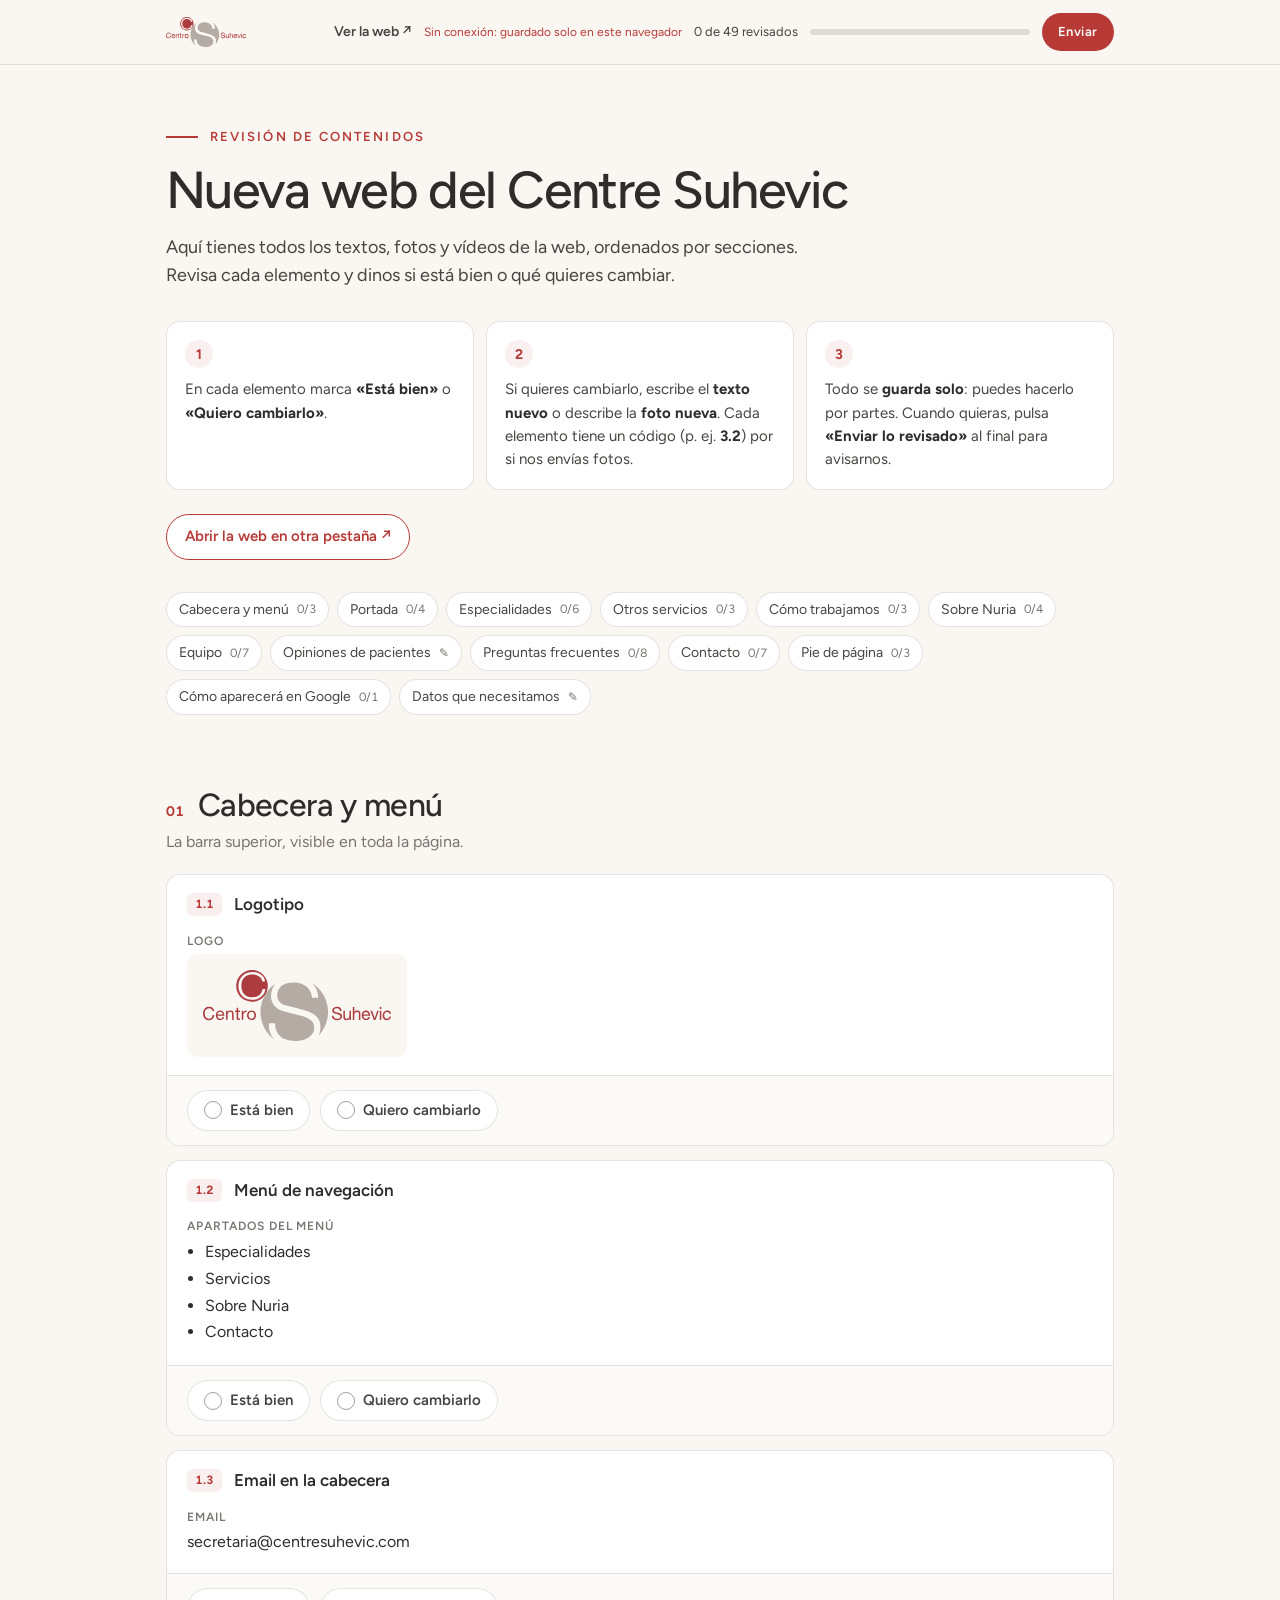
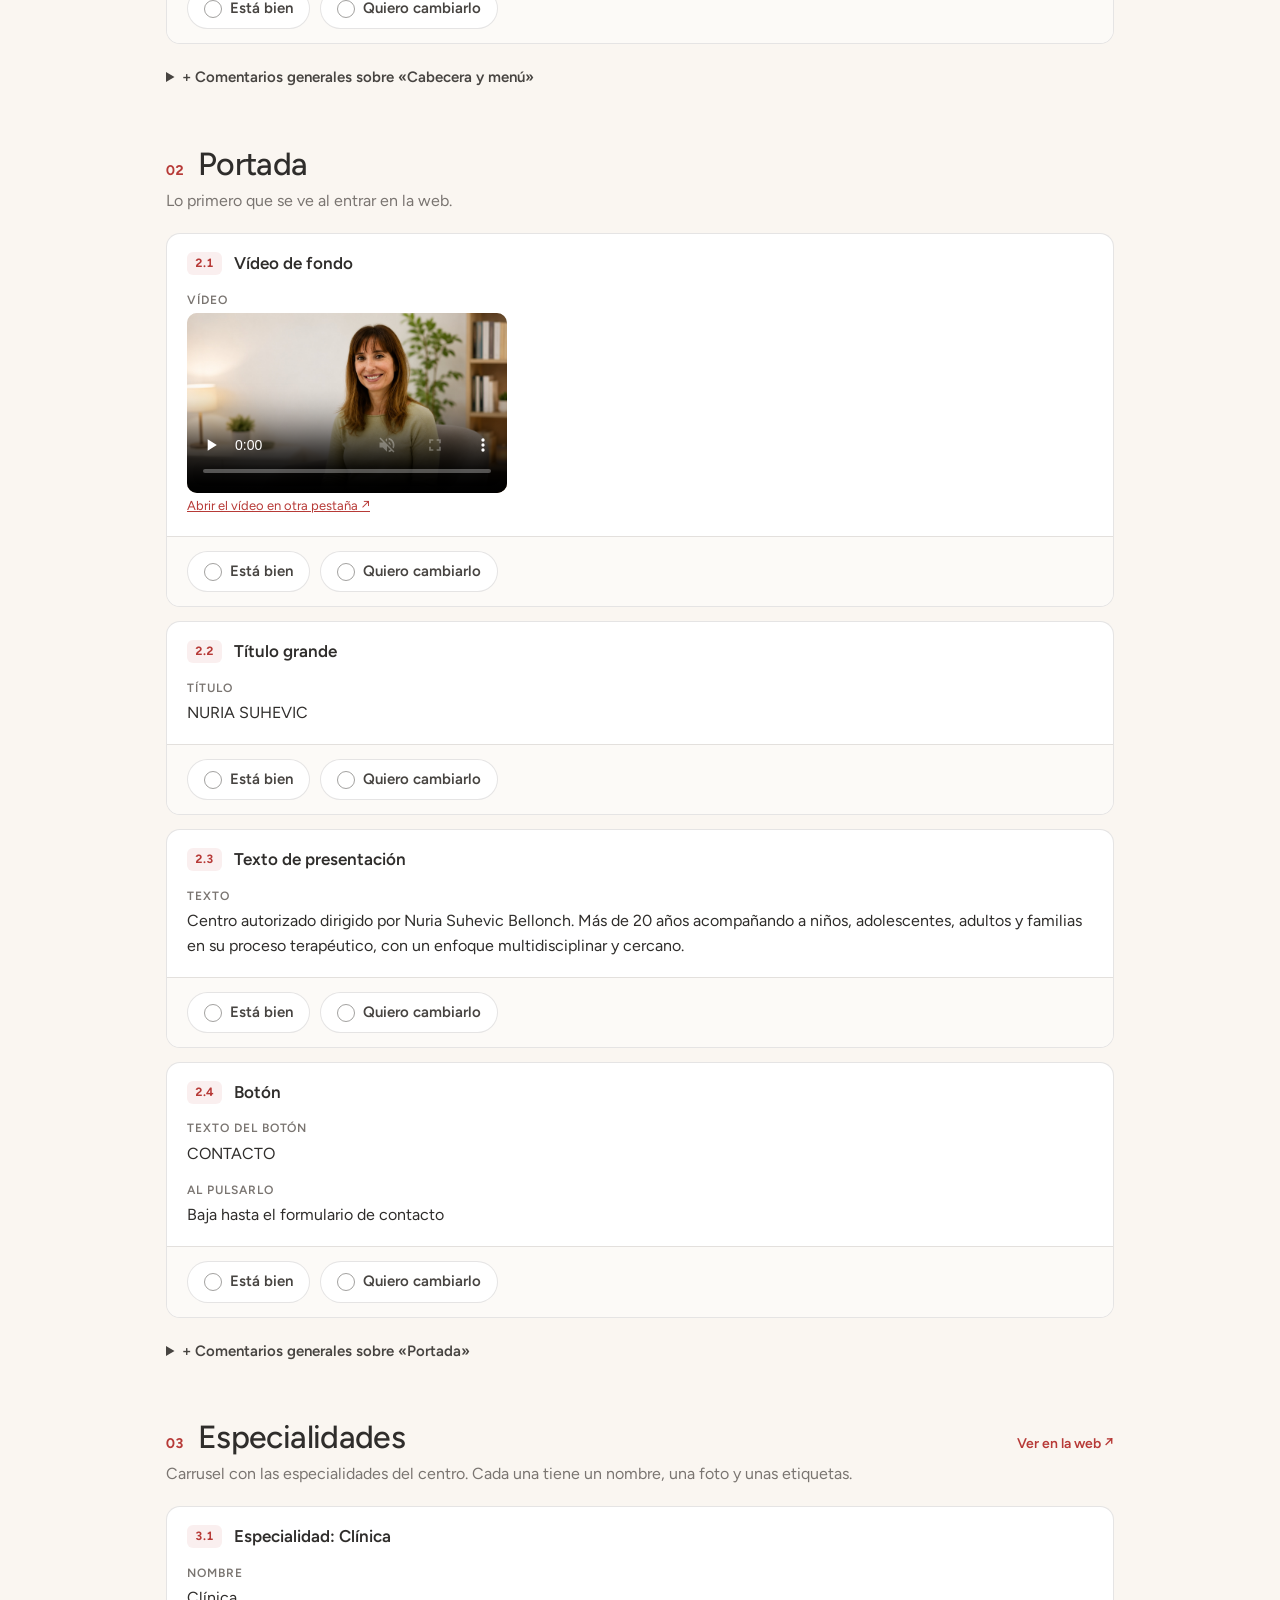
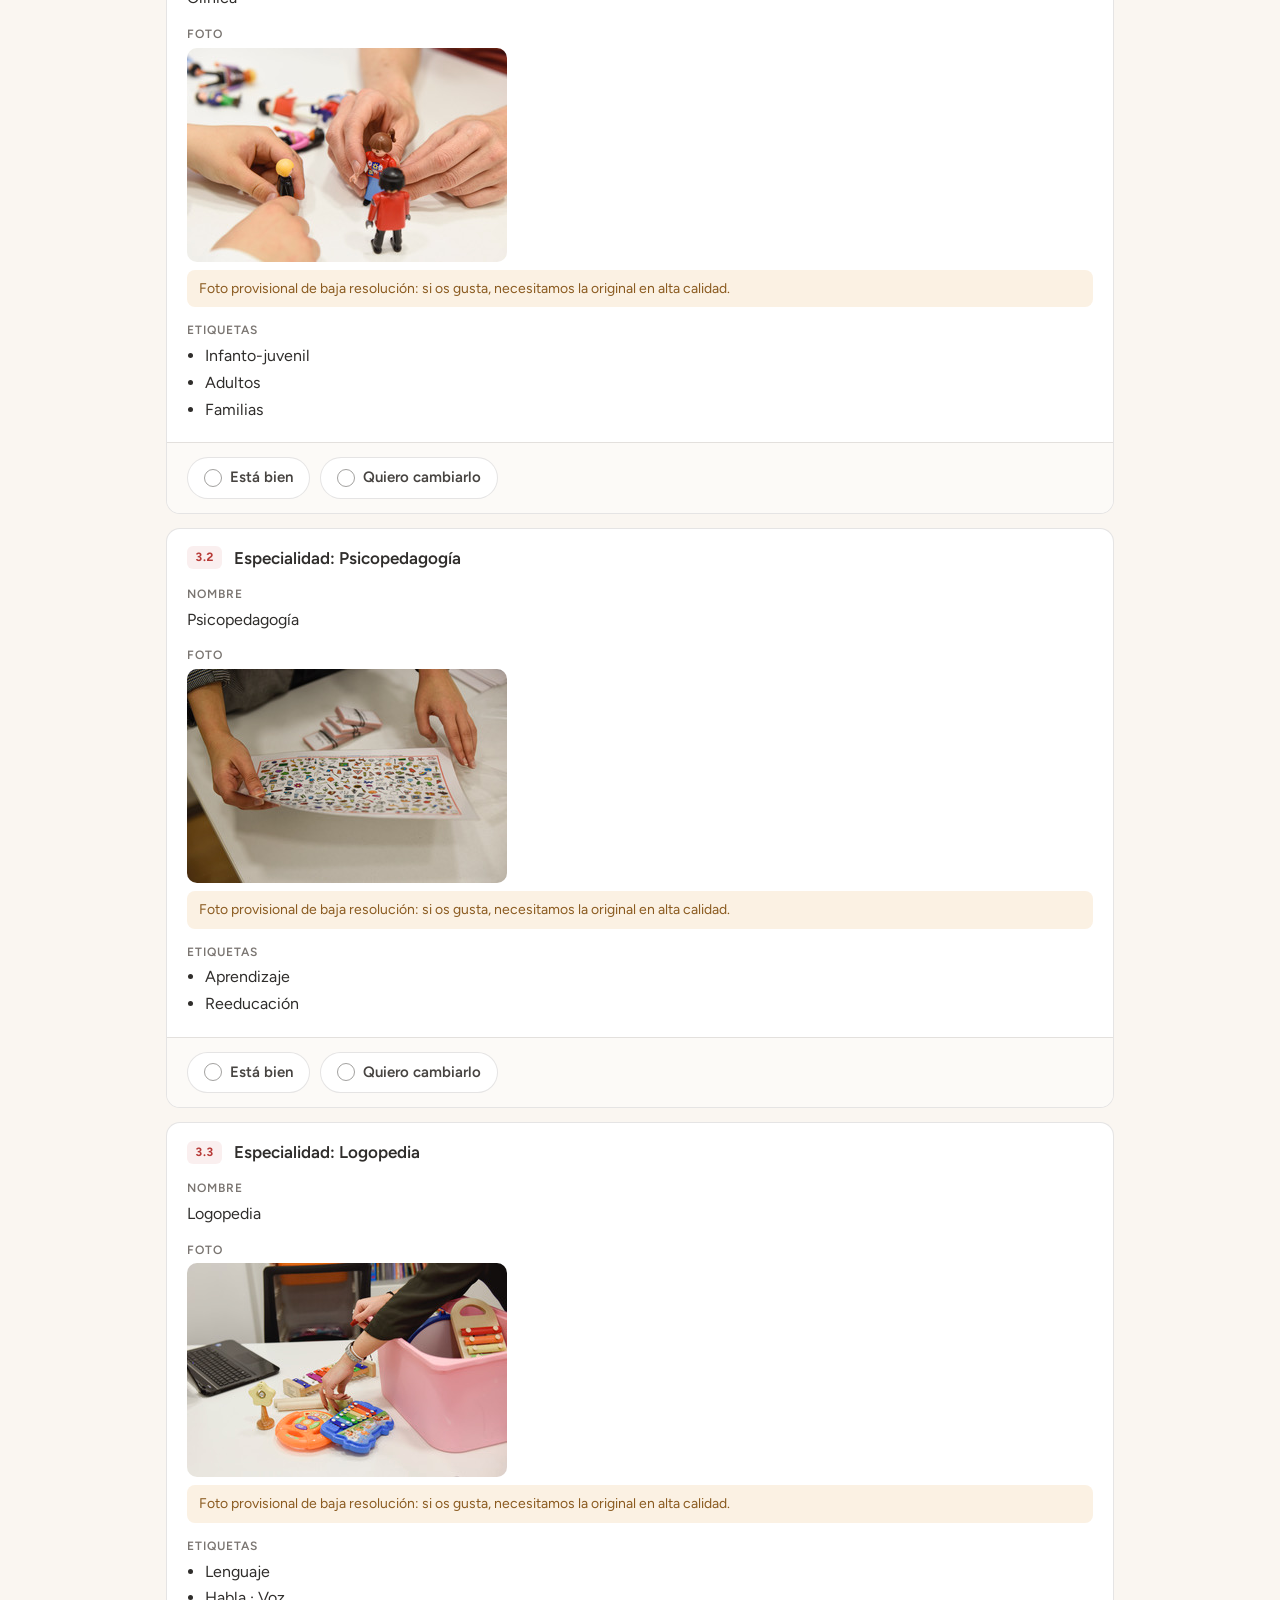
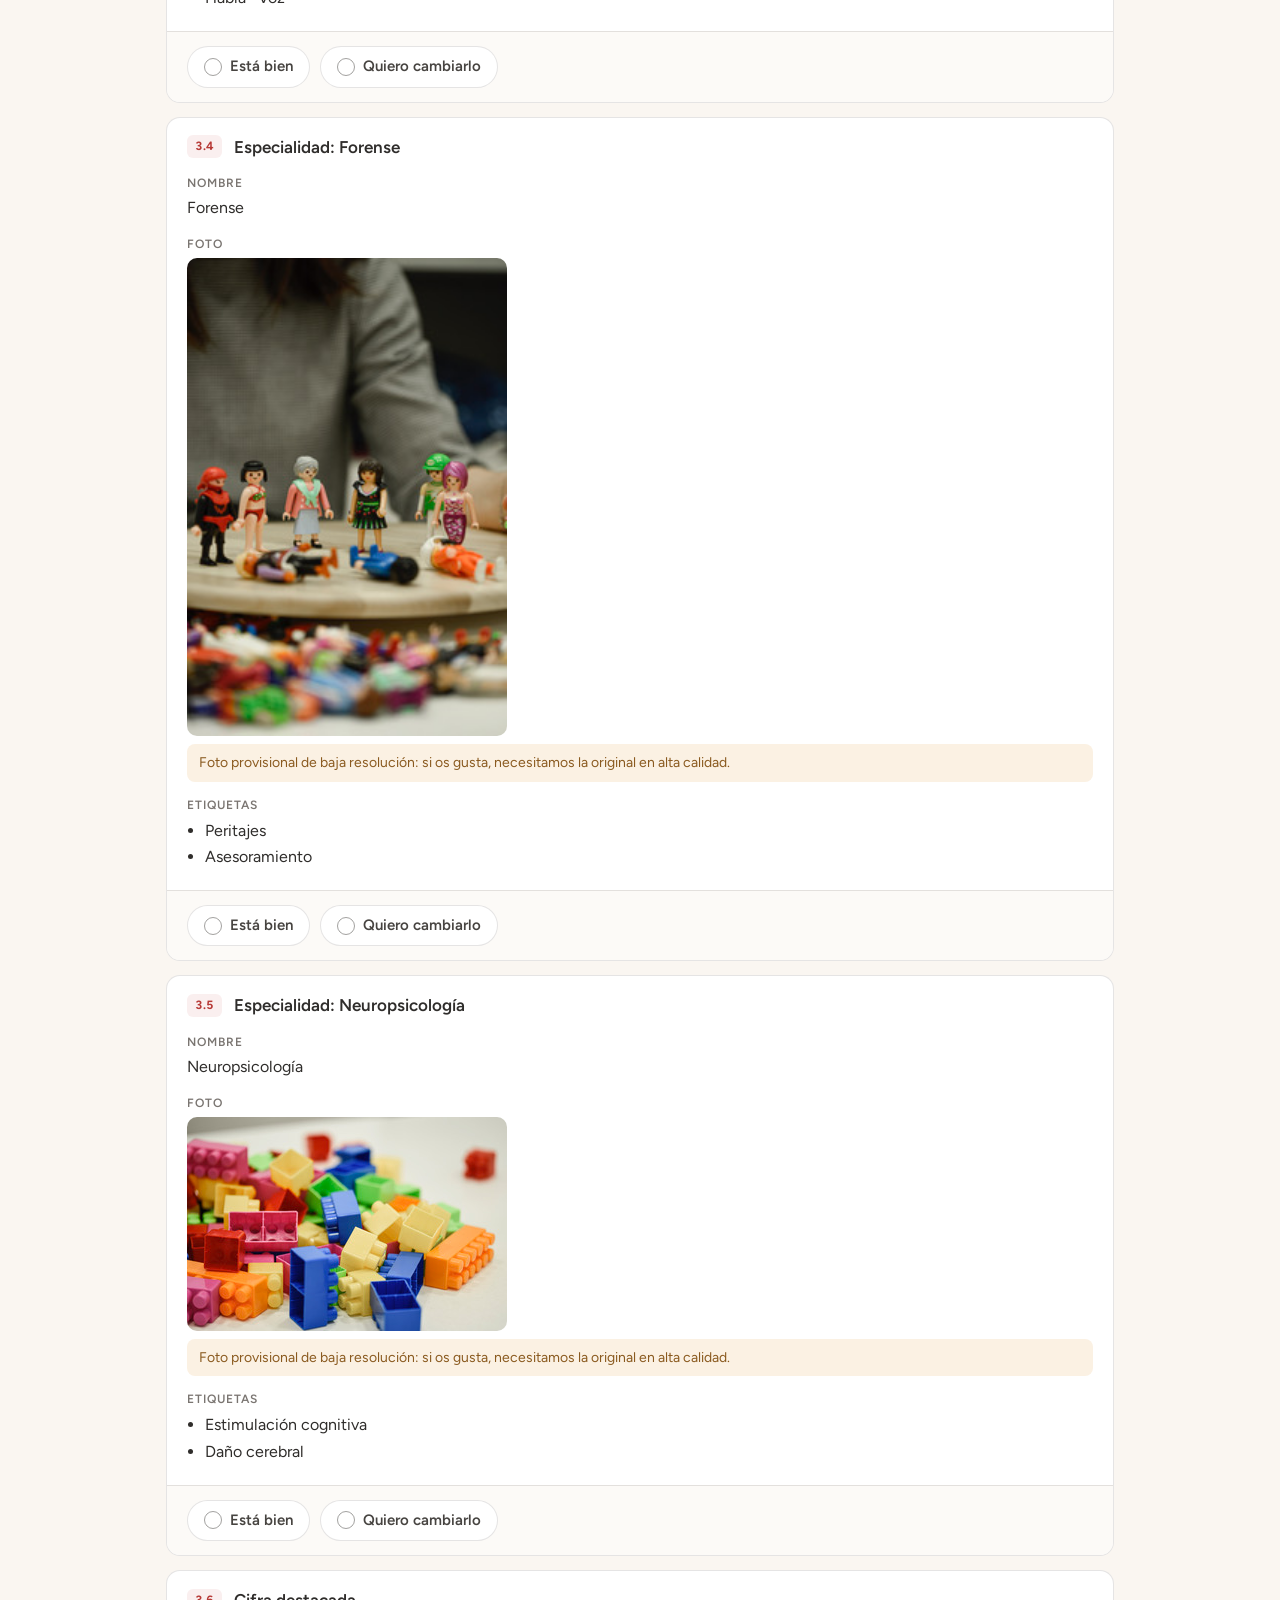
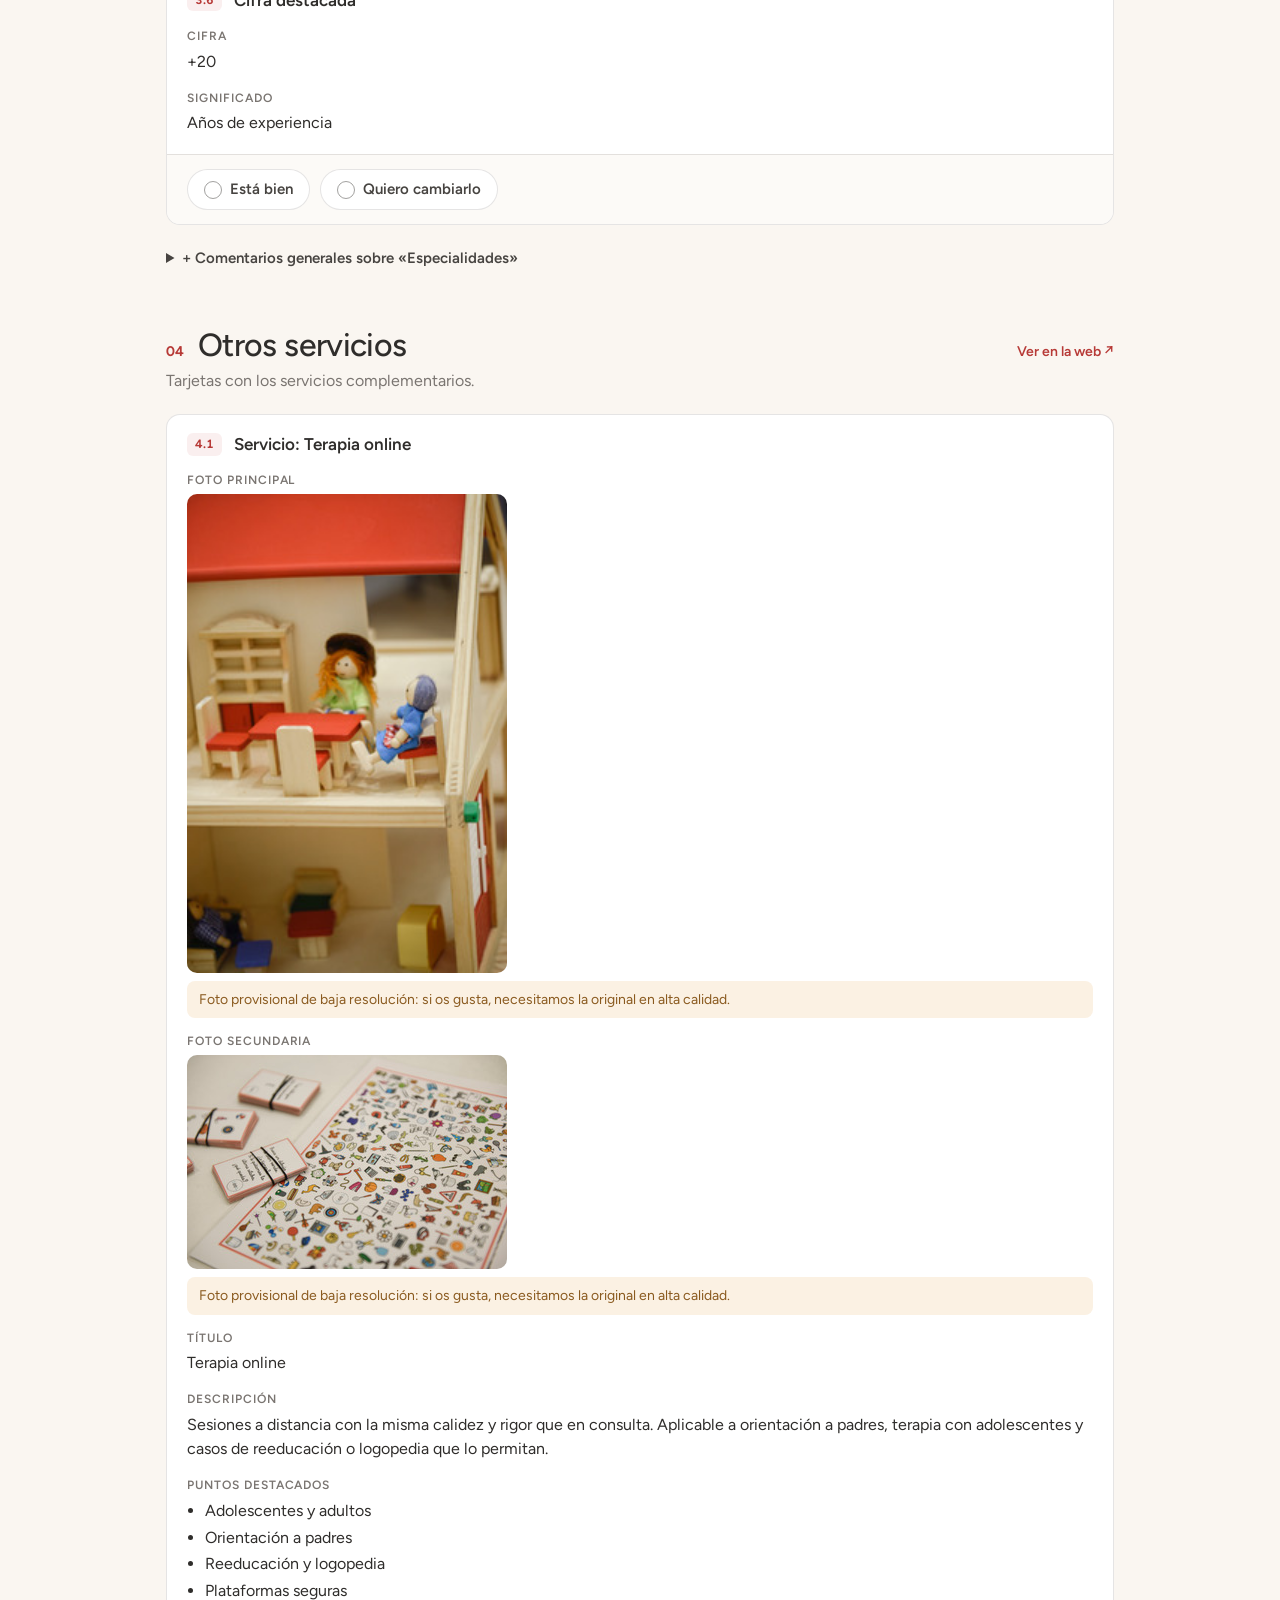
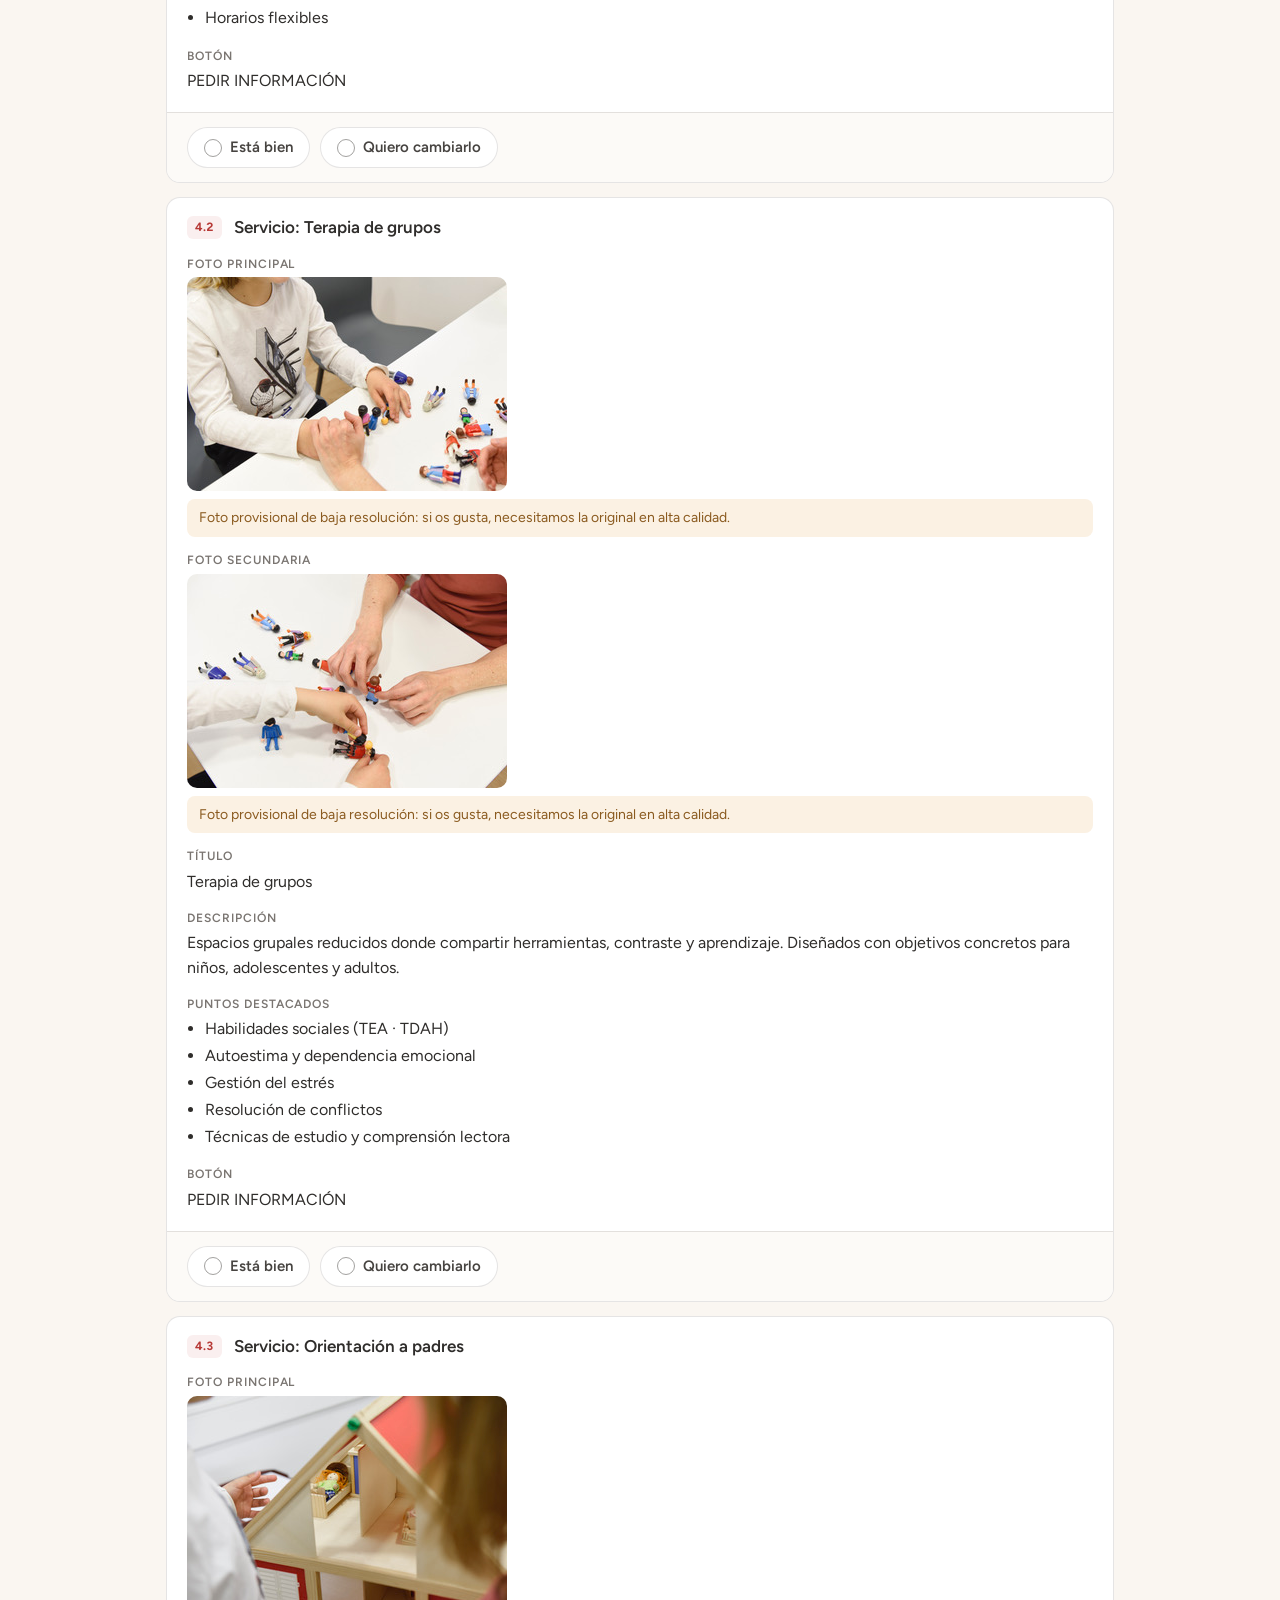
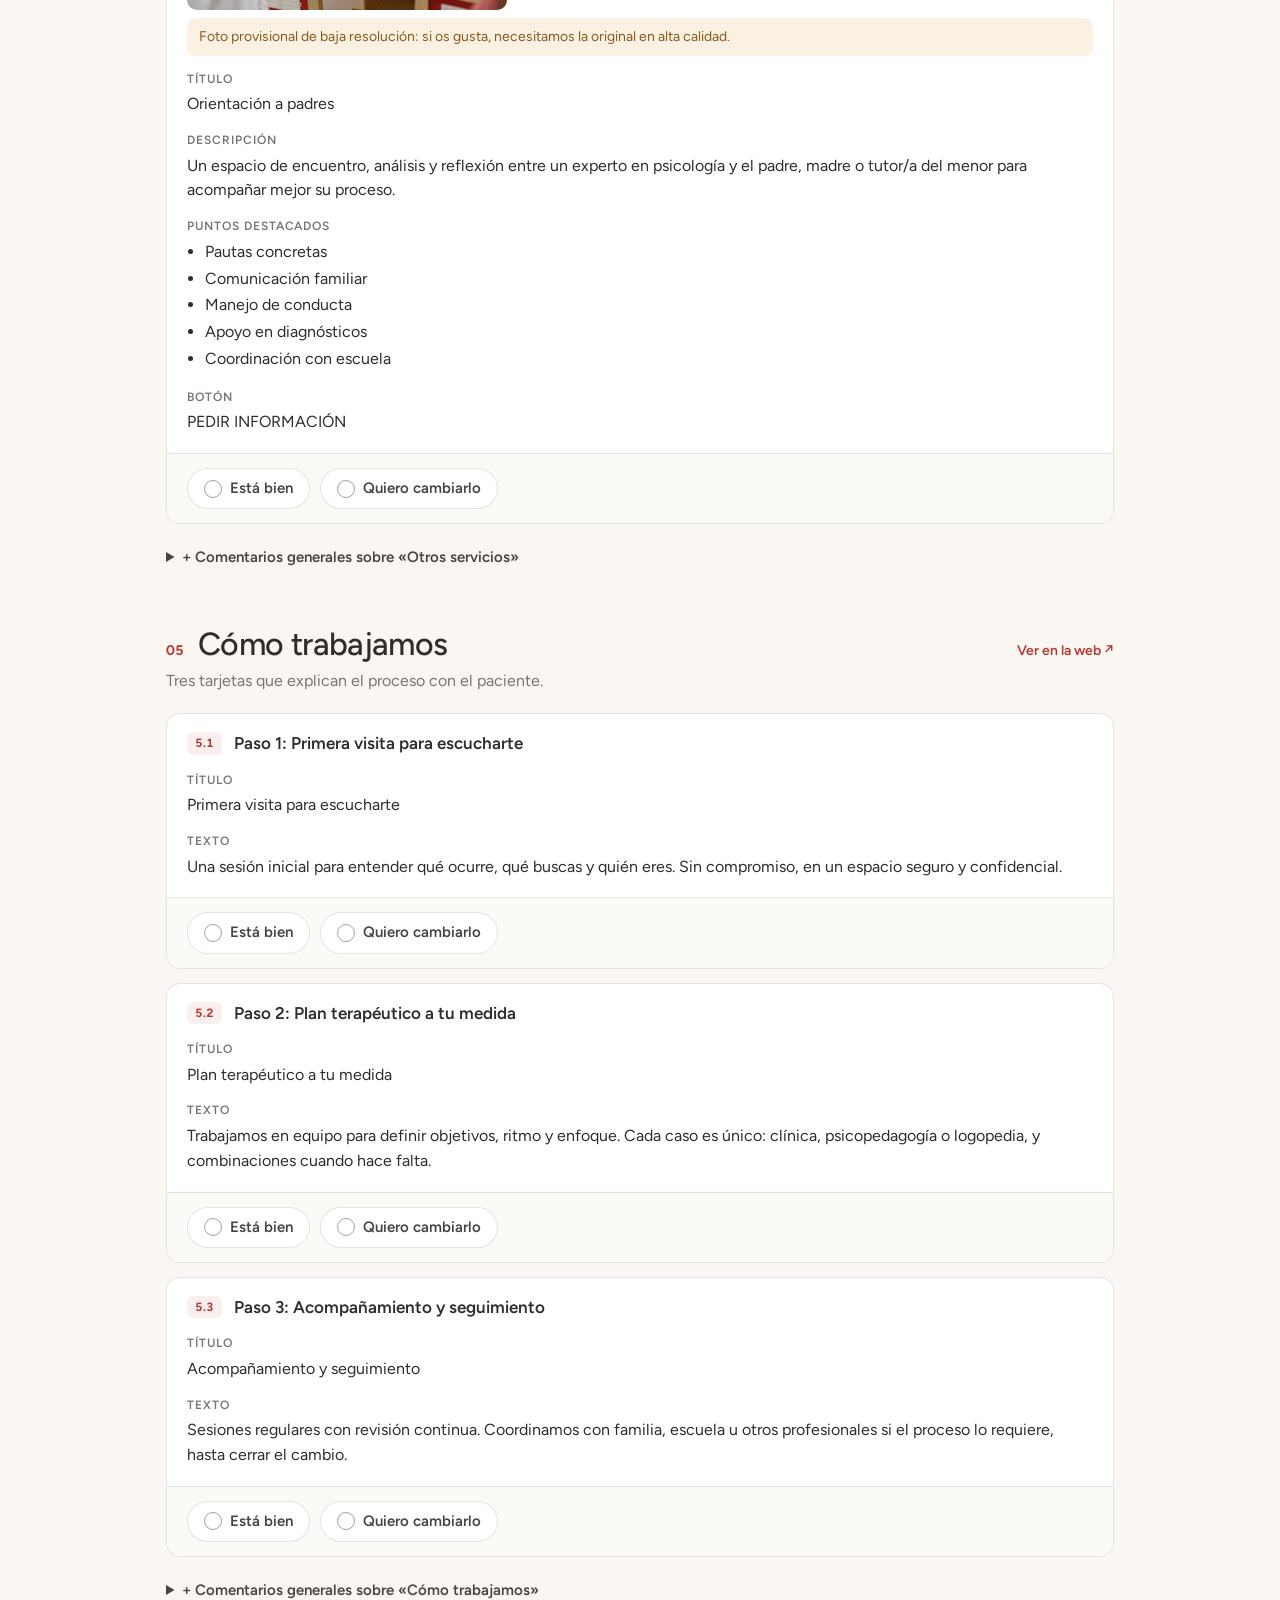
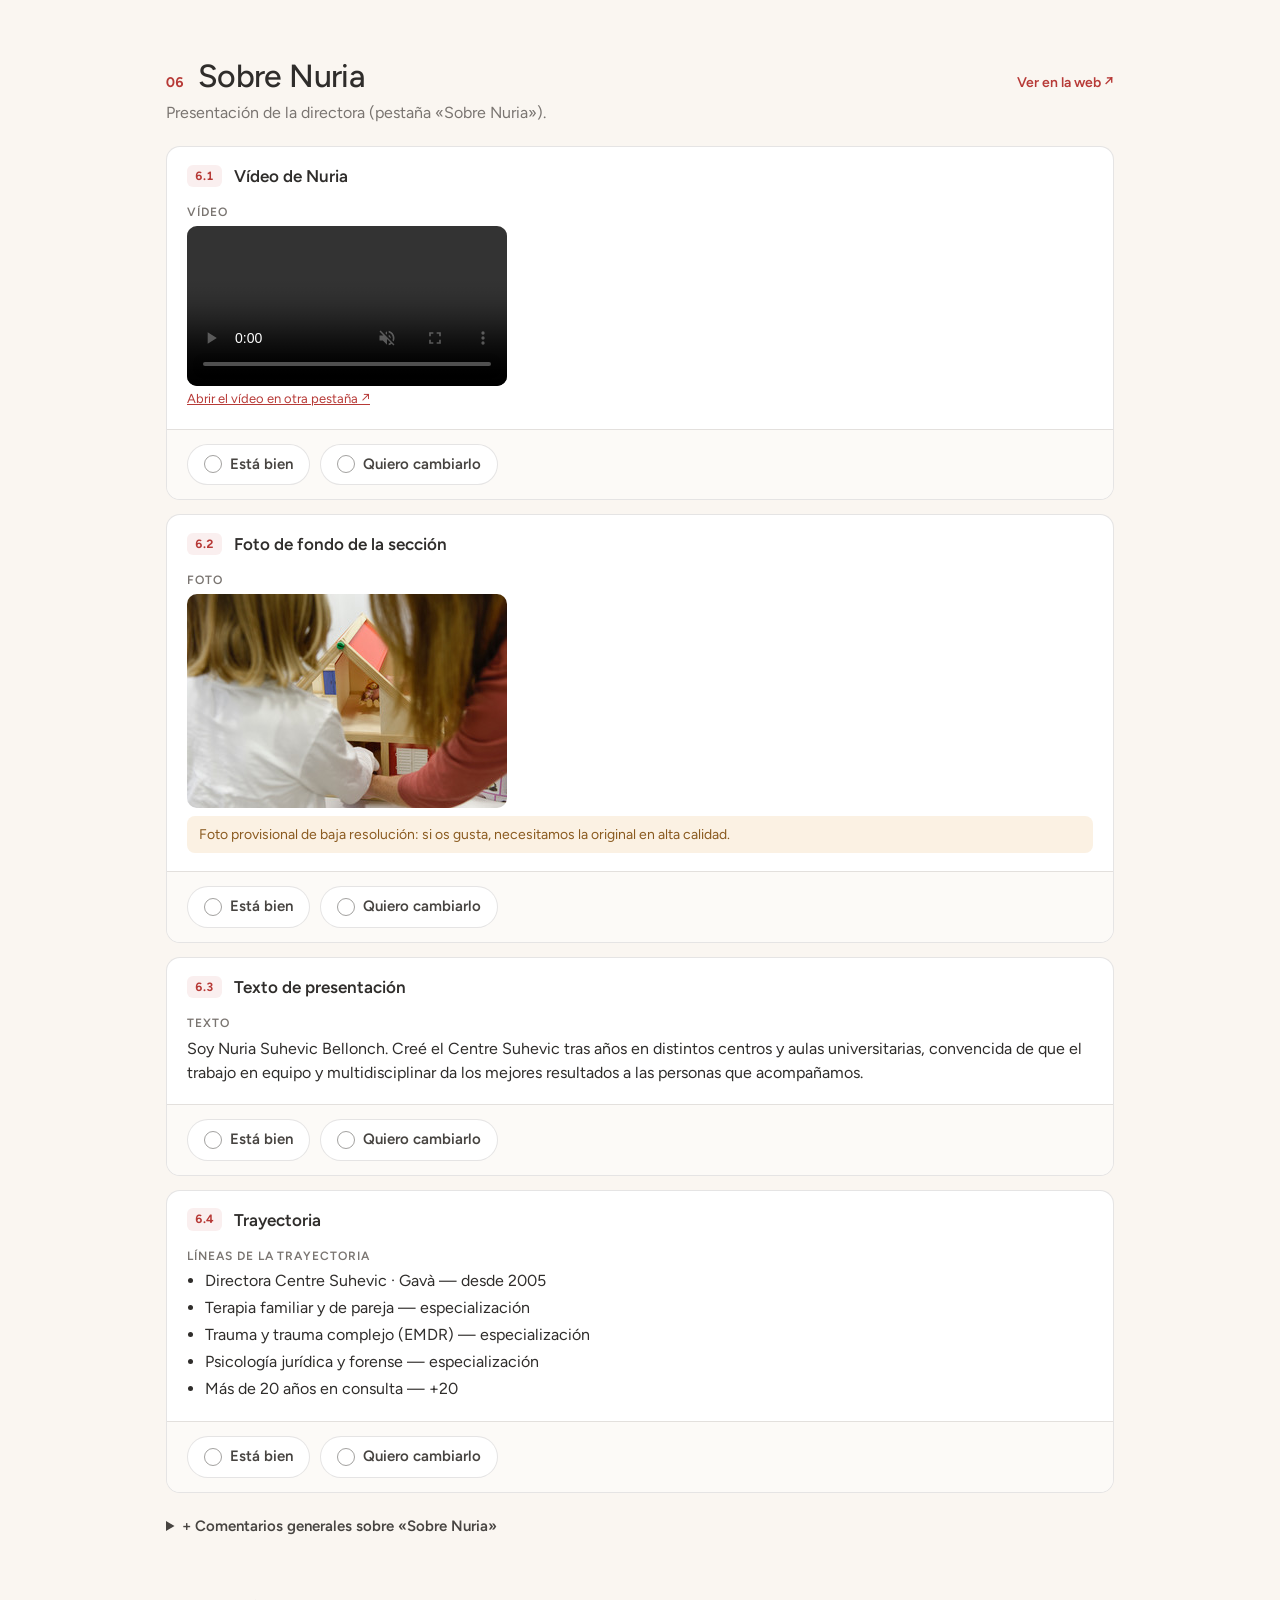
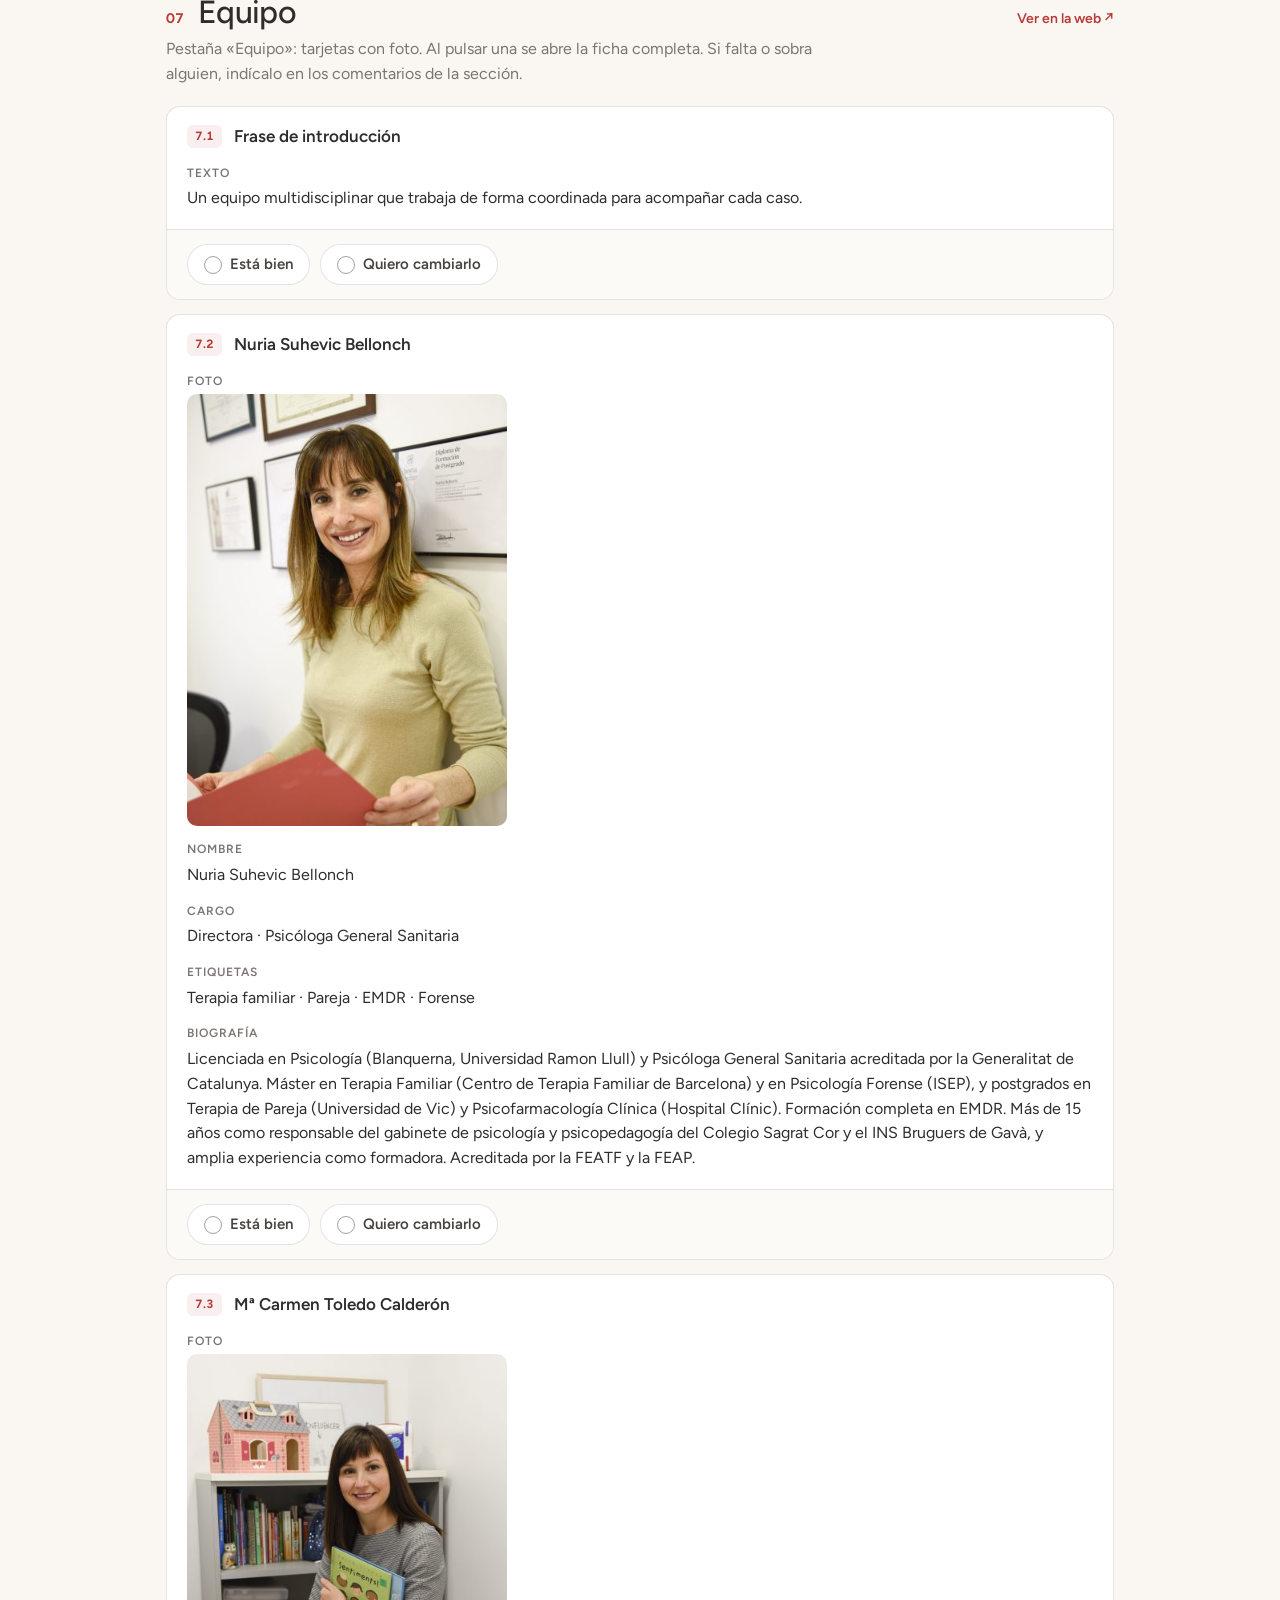
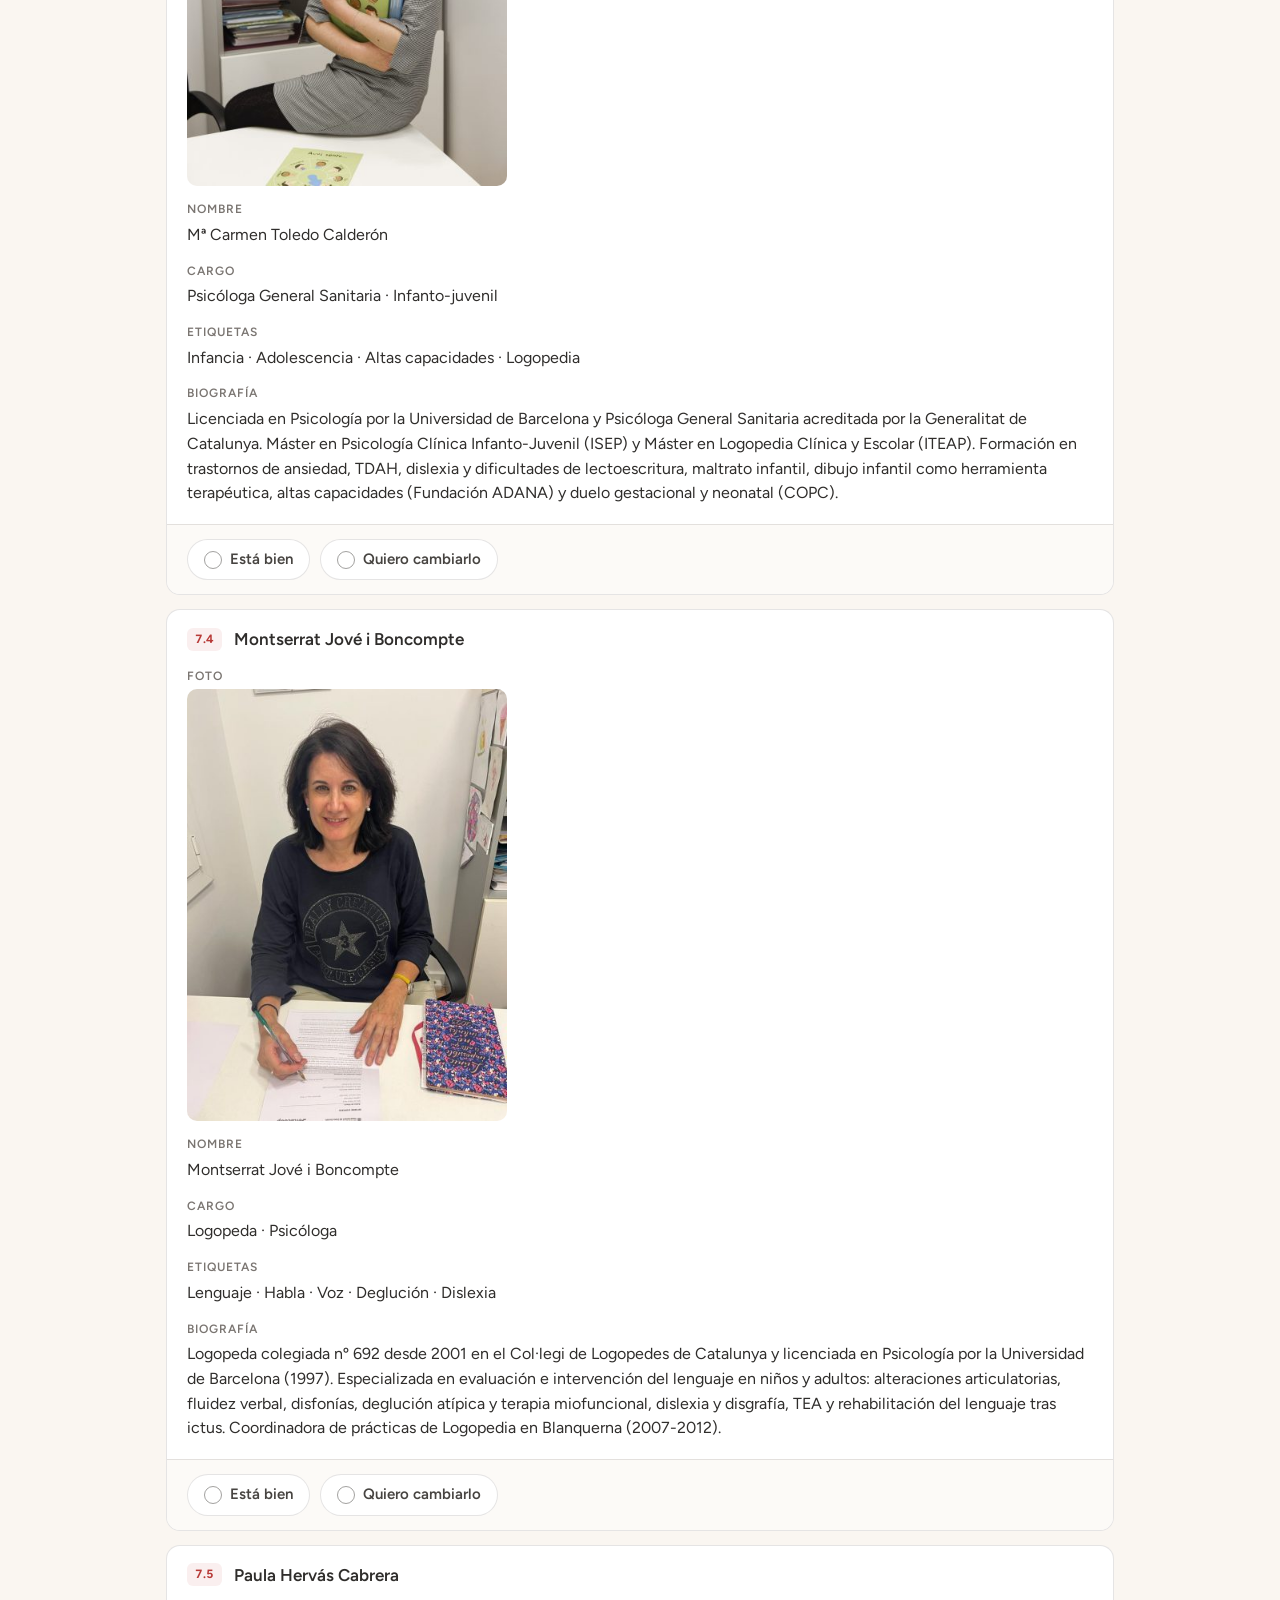
<file: revision.html>
<!DOCTYPE html>
<html lang="es">

<head>
    <meta charset="utf-8">
    <meta name="viewport" content="width=device-width, initial-scale=1">
    <title>Revisión de contenidos · Centre Suhevic</title>
    <meta name="robots" content="noindex, nofollow">
    <link rel="icon" type="image/svg+xml" href="assets/logos/logosquared.svg">
    <link rel="stylesheet" href="assets/fonts/fonts.css">
    <style>
        :root {
            --accent: #b73a37;
            --accent-soft: rgba(183, 58, 55, 0.08);
            --ink: #2f2d2b;
            --ink-2: #474441;
            --muted: #7a7571;
            --line: rgba(71, 68, 65, 0.14);
            --cream: #faf6f1;
            --card: #ffffff;
            --ok: #2e7d4f;
            --ok-soft: rgba(46, 125, 79, 0.09);
            --radius: 14px;
        }
        * { box-sizing: border-box; }
        html { scroll-behavior: smooth; scroll-padding-top: 88px; }
        body {
            margin: 0;
            font-family: "Figtree", system-ui, -apple-system, sans-serif;
            color: var(--ink);
            background: var(--cream);
            font-size: 16px;
            line-height: 1.55;
            -webkit-font-smoothing: antialiased;
        }
        img, video { max-width: 100%; display: block; }
        .wrap { max-width: 980px; margin: 0 auto; padding: 0 16px; }

        /* Barra superior con progreso */
        .topbar {
            position: sticky; top: 0; z-index: 10;
            background: rgba(250, 246, 241, 0.92);
            backdrop-filter: blur(10px);
            border-bottom: 1px solid var(--line);
        }
        .topbar .wrap { display: flex; align-items: center; gap: 16px; height: 64px; }
        .topbar img { height: 30px; width: auto; }
        .progress { flex: 1; display: flex; align-items: center; gap: 12px; justify-content: flex-end; }
        .progress-bar { width: min(220px, 40vw); height: 6px; background: var(--line); border-radius: 99px; overflow: hidden; }
        .progress-bar span { display: block; height: 100%; width: 0; background: var(--accent); transition: width .3s ease; }
        .progress-label { font-size: 13px; color: var(--ink-2); white-space: nowrap; font-variant-numeric: tabular-nums; }
        .btn-top {
            font: inherit; font-size: 13px; font-weight: 600; letter-spacing: .04em;
            border: 0; border-radius: 99px; padding: 9px 16px; cursor: pointer;
            background: var(--accent); color: #fff; white-space: nowrap; text-decoration: none;
        }

        /* Portada */
        .hero { padding: 56px 0 24px; }
        .eyebrow {
            display: inline-flex; align-items: center; gap: 12px;
            font-size: 13px; font-weight: 600; letter-spacing: .16em; text-transform: uppercase; color: var(--accent);
        }
        .eyebrow::before { content: ""; width: 32px; height: 2px; background: currentColor; }
        h1 { font-size: clamp(32px, 6vw, 52px); line-height: 1.05; font-weight: 500; letter-spacing: -0.03em; margin: 16px 0; }
        .lead { font-size: 18px; color: var(--ink-2); max-width: 680px; margin: 0; }
        .how { display: grid; grid-template-columns: repeat(3, 1fr); gap: 12px; margin: 32px 0 0; padding: 0; list-style: none; counter-reset: how; }
        .how li { background: var(--card); border: 1px solid var(--line); border-radius: var(--radius); padding: 18px; font-size: 15px; color: var(--ink-2); counter-increment: how; }
        .how li::before { content: counter(how); display: grid; place-items: center; width: 28px; height: 28px; border-radius: 50%; background: var(--accent-soft); color: var(--accent); font-weight: 700; font-size: 14px; margin-bottom: 10px; }
        .how b { color: var(--ink); }

        /* Índice */
        .toc { display: flex; flex-wrap: wrap; gap: 8px; margin: 32px 0 8px; padding: 0; list-style: none; }
        .toc a {
            display: inline-flex; align-items: center; gap: 8px;
            font-size: 14px; color: var(--ink-2); text-decoration: none;
            background: var(--card); border: 1px solid var(--line); border-radius: 99px; padding: 6px 12px;
        }
        .toc a:hover { border-color: var(--accent); color: var(--accent); }
        .toc .count { font-size: 12px; color: var(--muted); font-variant-numeric: tabular-nums; }
        .toc a.done { border-color: rgba(46,125,79,.4); }
        .toc a.done .count { color: var(--ok); }

        /* Secciones */
        .section { padding: 40px 0 8px; }
        .section-head { display: flex; align-items: baseline; gap: 14px; margin-bottom: 6px; }
        .section-num { font-size: 14px; font-weight: 700; color: var(--accent); font-variant-numeric: tabular-nums; }
        h2 { font-size: clamp(24px, 4vw, 32px); font-weight: 500; letter-spacing: -0.02em; margin: 0; line-height: 1.15; }
        .section-intro { color: var(--muted); margin: 0 0 20px; max-width: 700px; }

        /* Tarjeta de elemento */
        .item {
            background: var(--card); border: 1px solid var(--line); border-radius: var(--radius);
            margin-bottom: 14px; overflow: hidden; transition: border-color .2s ease;
        }
        .item[data-status="ok"] { border-color: rgba(46,125,79,.45); }
        .item[data-status="change"] { border-color: rgba(183,58,55,.5); }
        .item-head { display: flex; align-items: center; gap: 12px; padding: 16px 20px 0; }
        .code {
            font-size: 12px; font-weight: 700; color: var(--accent); background: var(--accent-soft);
            border-radius: 6px; padding: 2px 8px; font-variant-numeric: tabular-nums; flex-shrink: 0;
        }
        .item-title { font-size: 17px; font-weight: 600; margin: 0; }
        .item-body { padding: 14px 20px 18px; display: grid; gap: 14px; }
        .field-label { font-size: 12px; font-weight: 600; letter-spacing: .08em; text-transform: uppercase; color: var(--muted); margin-bottom: 4px; }
        .field-text { white-space: pre-line; color: var(--ink); }
        .field-list { margin: 0; padding-left: 18px; }
        .field-list li { margin: 2px 0; }
        .field-media { border-radius: 10px; overflow: hidden; background: #eee8e2; max-width: 320px; }
        .field-media img, .field-media video { width: 100%; height: auto; }
        .field-media.logo { background: var(--cream); padding: 16px; max-width: 220px; }
        .note { font-size: 14px; color: #8a5a1f; background: #fbf1e3; border-radius: 8px; padding: 8px 12px; margin-top: 8px; }
        .media-link { font-size: 13px; color: var(--accent); }

        .google { border: 1px solid var(--line); border-radius: 10px; padding: 14px 16px; max-width: 620px; font-family: Arial, sans-serif; }
        .google .g-url { font-size: 13px; color: #4d5156; }
        .google .g-title { font-size: 20px; color: #1a0dab; line-height: 1.3; margin: 4px 0; }
        .google .g-desc { font-size: 14px; color: #4d5156; }

        /* Decisión */
        .decision { display: flex; flex-wrap: wrap; gap: 10px; padding: 14px 20px; border-top: 1px solid var(--line); background: #fcfaf7; }
        .choice { position: relative; }
        .choice input { position: absolute; opacity: 0; pointer-events: none; }
        .choice span {
            display: inline-flex; align-items: center; gap: 8px; cursor: pointer; user-select: none;
            border: 1.5px solid var(--line); border-radius: 99px; padding: 8px 16px; font-size: 15px; font-weight: 600; color: var(--ink-2);
            background: #fff; transition: all .15s ease;
        }
        .choice span::before {
            content: ""; width: 16px; height: 16px; border-radius: 50%; border: 1.5px solid currentColor; opacity: .5; flex-shrink: 0;
        }
        .choice input:focus-visible + span { outline: 2px solid var(--accent); outline-offset: 2px; }
        .choice.ok input:checked + span { border-color: var(--ok); background: var(--ok-soft); color: var(--ok); }
        .choice.change input:checked + span { border-color: var(--accent); background: var(--accent-soft); color: var(--accent); }
        .choice input:checked + span::before { opacity: 1; background: currentColor; box-shadow: inset 0 0 0 3px #fff; }

        .changes { display: none; padding: 4px 20px 20px; background: #fcfaf7; gap: 14px; }
        .item[data-status="change"] .changes { display: grid; }
        .changes-hint { font-size: 14px; color: var(--muted); margin: 0; }
        label.input-label { display: block; font-size: 14px; font-weight: 600; margin-bottom: 6px; color: var(--ink-2); }
        textarea, input[type="text"] {
            width: 100%; font: inherit; font-size: 15px; color: var(--ink);
            border: 1.5px solid var(--line); border-radius: 10px; padding: 10px 12px; background: #fff; resize: vertical;
        }
        textarea:focus, input[type="text"]:focus { outline: none; border-color: var(--accent); box-shadow: 0 0 0 3px var(--accent-soft); }
        .question-body { padding: 14px 20px 20px; }
        .question-body p { margin: 0 0 10px; color: var(--ink-2); }

        .section-comment { margin: 6px 0 0; }
        .section-comment summary { cursor: pointer; font-size: 15px; font-weight: 600; color: var(--ink-2); padding: 8px 0; }
        .section-comment summary:hover { color: var(--accent); }
        .section-comment[open] summary { margin-bottom: 8px; }

        /* Envío */
        .send { margin: 48px 0 80px; background: var(--ink-2); color: #fff; border-radius: 20px; padding: 32px; }
        .send h2 { color: #fff; }
        .send p { color: rgba(255,255,255,.75); }
        .send .row { display: grid; grid-template-columns: 1fr 1fr; gap: 12px; margin: 20px 0; }
        .send label.input-label { color: rgba(255,255,255,.85); }
        .send input[type="text"] { border-color: transparent; }
        .actions { display: flex; flex-wrap: wrap; gap: 10px; }
        .btn {
            font: inherit; font-size: 15px; font-weight: 600; border-radius: 99px; padding: 12px 20px; cursor: pointer;
            border: 1.5px solid rgba(255,255,255,.35); background: transparent; color: #fff;
        }
        .btn.primary { background: var(--accent); border-color: var(--accent); }
        .btn:hover { border-color: #fff; }
        .summary-stats { display: flex; flex-wrap: wrap; gap: 18px; font-size: 15px; margin-top: 8px; }
        .summary-stats b { font-size: 22px; display: block; color: #fff; font-variant-numeric: tabular-nums; }
        .missing { font-size: 14px; color: #ffd6c9; margin-top: 12px; }
        .toast {
            position: fixed; left: 50%; bottom: 24px; transform: translate(-50%, 20px); opacity: 0;
            background: var(--ink); color: #fff; padding: 10px 18px; border-radius: 99px; font-size: 14px;
            transition: all .25s ease; pointer-events: none; z-index: 20;
        }
        .toast.show { opacity: 1; transform: translate(-50%, 0); }
        .saved { font-size: 12px; color: var(--muted); white-space: nowrap; }
        .saved.cloud { color: var(--ok); }
        body.loading #sections, body.loading .send { opacity: .45; pointer-events: none; }
        .saved.error { color: var(--accent); }
        .web-link { font-size: 14px; font-weight: 600; color: var(--ink-2); text-decoration: none; white-space: nowrap; }
        .web-link:hover { color: var(--accent); }
        .hero-actions { display: flex; flex-wrap: wrap; gap: 10px; margin-top: 24px; }
        .btn-outline {
            display: inline-flex; align-items: center; gap: 8px; font-size: 15px; font-weight: 600; text-decoration: none;
            color: var(--accent); border: 1.5px solid var(--accent); border-radius: 99px; padding: 10px 18px; background: #fff;
        }
        .btn-outline:hover { background: var(--accent); color: #fff; }
        .section-link { margin-left: auto; font-size: 14px; font-weight: 600; color: var(--accent); text-decoration: none; white-space: nowrap; }
        .section-link:hover { text-decoration: underline; }
        .history { margin: 16px 0 0; padding: 0; list-style: none; font-size: 14px; color: rgba(255,255,255,.75); }
        .history li { padding: 4px 0; }

        @media (max-width: 720px) {
            .how { grid-template-columns: 1fr; }
            .send { padding: 24px 18px; }
            .send .row { grid-template-columns: 1fr; }
            .topbar .saved, .progress-bar, .topbar .web-link { display: none; }
            .section-head { flex-wrap: wrap; }
            .section-link { margin-left: 0; width: 100%; }
            .item-head, .item-body, .decision, .changes, .question-body { padding-left: 16px; padding-right: 16px; }
        }
        @media print {
            .topbar, .toc, .send .actions, .how { display: none !important; }
            body { background: #fff; }
            .item { break-inside: avoid; }
            .changes { display: grid !important; }
            .item:not([data-status="change"]) .changes { display: none !important; }
            .section-comment:not([open]) { display: none; }
            video { display: none; }
        }
    </style>
</head>

<body>
    <header class="topbar">
        <div class="wrap">
            <img src="assets/logos/LogoSuhevic.svg" alt="Centre Suhevic" width="80" height="30">
            <div class="progress">
                <a class="web-link" href="index.html" target="_blank" rel="noopener">Ver la web ↗</a>
                <span class="saved" id="saved">Se guarda automáticamente</span>
                <span class="progress-label" id="progressLabel">0 de 0</span>
                <div class="progress-bar" aria-hidden="true"><span id="progressBar"></span></div>
                <a class="btn-top" href="#enviar">Enviar</a>
            </div>
        </div>
    </header>

    <main class="wrap">
        <section class="hero">
            <span class="eyebrow">Revisión de contenidos</span>
            <h1>Nueva web del Centre Suhevic</h1>
            <p class="lead">Aquí tienes todos los textos, fotos y vídeos de la web, ordenados por secciones. Revisa cada elemento y dinos si está bien o qué quieres cambiar.</p>
            <ol class="how">
                <li>En cada elemento marca <b>«Está bien»</b> o <b>«Quiero cambiarlo»</b>.</li>
                <li>Si quieres cambiarlo, escribe el <b>texto nuevo</b> o describe la <b>foto nueva</b>. Cada elemento tiene un código (p. ej. <b>3.2</b>) por si nos envías fotos.</li>
                <li>Todo se <b>guarda solo</b>: puedes hacerlo por partes. Cuando quieras, pulsa <b>«Enviar lo revisado»</b> al final para avisarnos.</li>
            </ol>
            <div class="hero-actions">
                <a class="btn-outline" href="index.html" target="_blank" rel="noopener">Abrir la web en otra pestaña ↗</a>
            </div>
            <ul class="toc" id="toc"></ul>
        </section>

        <div id="sections"></div>

        <section class="send" id="enviar">
            <span class="eyebrow" style="color:#ffb3a7">Último paso</span>
            <h2 style="margin-top:12px">Enviar la revisión</h2>
            <div class="summary-stats" id="stats"></div>
            <p class="missing" id="missing" hidden></p>
            <div class="row">
                <div>
                    <label class="input-label" for="reviewer">Tu nombre</label>
                    <input type="text" id="reviewer" autocomplete="name">
                </div>
                <div>
                    <label class="input-label" for="photosNote">¿Nos envías fotos aparte?</label>
                    <input type="text" id="photosNote" placeholder="Ej.: sí, 4 fotos por WeTransfer con los códigos 3.1, 3.2…">
                </div>
            </div>
            <p id="sendHelp">El botón abre tu programa de correo con todas las respuestas ya escritas. Si prefieres, puedes copiarlas o guardarlas en PDF.</p>
            <div class="actions">
                <button type="button" class="btn primary" id="btnMail">Enviar por email</button>
                <button type="button" class="btn" id="btnCopy">Copiar respuestas</button>
                <button type="button" class="btn" id="btnPrint">Guardar como PDF</button>
            </div>
            <ul class="history" id="history"></ul>
        </section>
    </main>

    <div class="toast" id="toast" role="status" aria-live="polite"></div>

    <script>
        // Destinatario del email con las respuestas (déjalo vacío para que el cliente lo escriba)
        const REVIEW_EMAIL = "";
        const DATA = [
 {
  "id": "cabecera",
  "title": "Cabecera y menú",
  "intro": "La barra superior, visible en toda la página.",
  "items": [
   {
    "label": "Logotipo",
    "fields": [
     {
      "label": "Logo",
      "type": "image",
      "value": "assets/logos/LogoSuhevic.svg"
     }
    ],
    "id": "1.1"
   },
   {
    "label": "Menú de navegación",
    "fields": [
     {
      "label": "Apartados del menú",
      "type": "list",
      "value": [
       "Especialidades",
       "Servicios",
       "Sobre Nuria",
       "Contacto"
      ]
     }
    ],
    "id": "1.2"
   },
   {
    "label": "Email en la cabecera",
    "fields": [
     {
      "label": "Email",
      "type": "text",
      "value": "secretaria@centresuhevic.com"
     }
    ],
    "id": "1.3"
   }
  ],
  "n": 1,
  "anchor": ""
 },
 {
  "id": "portada",
  "title": "Portada",
  "intro": "Lo primero que se ve al entrar en la web.",
  "items": [
   {
    "label": "Vídeo de fondo",
    "fields": [
     {
      "label": "Vídeo",
      "type": "video",
      "value": "assets/images/video/Hero.mp4",
      "poster": "assets/images/home/Hero.jpg"
     }
    ],
    "id": "2.1"
   },
   {
    "label": "Título grande",
    "fields": [
     {
      "label": "Título",
      "type": "text",
      "value": "NURIA SUHEVIC"
     }
    ],
    "id": "2.2"
   },
   {
    "label": "Texto de presentación",
    "fields": [
     {
      "label": "Texto",
      "type": "text",
      "value": "Centro autorizado dirigido por Nuria Suhevic Bellonch. Más de 20 años acompañando a niños, adolescentes, adultos y familias en su proceso terapéutico, con un enfoque multidisciplinar y cercano."
     }
    ],
    "id": "2.3"
   },
   {
    "label": "Botón",
    "fields": [
     {
      "label": "Texto del botón",
      "type": "text",
      "value": "CONTACTO"
     },
     {
      "label": "Al pulsarlo",
      "type": "text",
      "value": "Baja hasta el formulario de contacto"
     }
    ],
    "id": "2.4"
   }
  ],
  "n": 2,
  "anchor": ""
 },
 {
  "id": "especialidades",
  "title": "Especialidades",
  "intro": "Carrusel con las especialidades del centro. Cada una tiene un nombre, una foto y unas etiquetas.",
  "items": [
   {
    "label": "Especialidad: Clínica",
    "fields": [
     {
      "label": "Nombre",
      "type": "text",
      "value": "Clínica"
     },
     {
      "label": "Foto",
      "type": "image",
      "value": "assets/images/centre/psicologia-clinica.jpg",
      "note": "Foto provisional de baja resolución: si os gusta, necesitamos la original en alta calidad."
     },
     {
      "label": "Etiquetas",
      "type": "list",
      "value": [
       "Infanto-juvenil",
       "Adultos",
       "Familias"
      ]
     }
    ],
    "id": "3.1"
   },
   {
    "label": "Especialidad: Psicopedagogía",
    "fields": [
     {
      "label": "Nombre",
      "type": "text",
      "value": "Psicopedagogía"
     },
     {
      "label": "Foto",
      "type": "image",
      "value": "assets/images/centre/psicopedagogia.jpg",
      "note": "Foto provisional de baja resolución: si os gusta, necesitamos la original en alta calidad."
     },
     {
      "label": "Etiquetas",
      "type": "list",
      "value": [
       "Aprendizaje",
       "Reeducación"
      ]
     }
    ],
    "id": "3.2"
   },
   {
    "label": "Especialidad: Logopedia",
    "fields": [
     {
      "label": "Nombre",
      "type": "text",
      "value": "Logopedia"
     },
     {
      "label": "Foto",
      "type": "image",
      "value": "assets/images/centre/logopedia.jpg",
      "note": "Foto provisional de baja resolución: si os gusta, necesitamos la original en alta calidad."
     },
     {
      "label": "Etiquetas",
      "type": "list",
      "value": [
       "Lenguaje",
       "Habla · Voz"
      ]
     }
    ],
    "id": "3.3"
   },
   {
    "label": "Especialidad: Forense",
    "fields": [
     {
      "label": "Nombre",
      "type": "text",
      "value": "Forense"
     },
     {
      "label": "Foto",
      "type": "image",
      "value": "assets/images/centre/psicologia-forense.jpg",
      "note": "Foto provisional de baja resolución: si os gusta, necesitamos la original en alta calidad."
     },
     {
      "label": "Etiquetas",
      "type": "list",
      "value": [
       "Peritajes",
       "Asesoramiento"
      ]
     }
    ],
    "id": "3.4"
   },
   {
    "label": "Especialidad: Neuropsicología",
    "fields": [
     {
      "label": "Nombre",
      "type": "text",
      "value": "Neuropsicología"
     },
     {
      "label": "Foto",
      "type": "image",
      "value": "assets/images/centre/neuropsicologia.jpg",
      "note": "Foto provisional de baja resolución: si os gusta, necesitamos la original en alta calidad."
     },
     {
      "label": "Etiquetas",
      "type": "list",
      "value": [
       "Estimulación cognitiva",
       "Daño cerebral"
      ]
     }
    ],
    "id": "3.5"
   },
   {
    "label": "Cifra destacada",
    "fields": [
     {
      "label": "Cifra",
      "type": "text",
      "value": "+20"
     },
     {
      "label": "Significado",
      "type": "text",
      "value": "Años de experiencia"
     }
    ],
    "id": "3.6"
   }
  ],
  "n": 3,
  "anchor": "#especialidadesScroll"
 },
 {
  "id": "servicios",
  "title": "Otros servicios",
  "intro": "Tarjetas con los servicios complementarios.",
  "items": [
   {
    "label": "Servicio: Terapia online",
    "fields": [
     {
      "label": "Foto principal",
      "type": "image",
      "value": "assets/images/centre/terapia-online.jpg",
      "note": "Foto provisional de baja resolución: si os gusta, necesitamos la original en alta calidad."
     },
     {
      "label": "Foto secundaria",
      "type": "image",
      "value": "assets/images/centre/terapia-online-detalle.jpg",
      "note": "Foto provisional de baja resolución: si os gusta, necesitamos la original en alta calidad."
     },
     {
      "label": "Título",
      "type": "text",
      "value": "Terapia online"
     },
     {
      "label": "Descripción",
      "type": "text",
      "value": "Sesiones a distancia con la misma calidez y rigor que en consulta. Aplicable a orientación a padres, terapia con adolescentes y casos de reeducación o logopedia que lo permitan."
     },
     {
      "label": "Puntos destacados",
      "type": "list",
      "value": [
       "Adolescentes y adultos",
       "Orientación a padres",
       "Reeducación y logopedia",
       "Plataformas seguras",
       "Horarios flexibles"
      ]
     },
     {
      "label": "Botón",
      "type": "text",
      "value": "PEDIR INFORMACIÓN"
     }
    ],
    "id": "4.1"
   },
   {
    "label": "Servicio: Terapia de grupos",
    "fields": [
     {
      "label": "Foto principal",
      "type": "image",
      "value": "assets/images/centre/terapia-grupos.jpg",
      "note": "Foto provisional de baja resolución: si os gusta, necesitamos la original en alta calidad."
     },
     {
      "label": "Foto secundaria",
      "type": "image",
      "value": "assets/images/centre/terapia-grupos-detalle.jpg",
      "note": "Foto provisional de baja resolución: si os gusta, necesitamos la original en alta calidad."
     },
     {
      "label": "Título",
      "type": "text",
      "value": "Terapia de grupos"
     },
     {
      "label": "Descripción",
      "type": "text",
      "value": "Espacios grupales reducidos donde compartir herramientas, contraste y aprendizaje. Diseñados con objetivos concretos para niños, adolescentes y adultos."
     },
     {
      "label": "Puntos destacados",
      "type": "list",
      "value": [
       "Habilidades sociales (TEA · TDAH)",
       "Autoestima y dependencia emocional",
       "Gestión del estrés",
       "Resolución de conflictos",
       "Técnicas de estudio y comprensión lectora"
      ]
     },
     {
      "label": "Botón",
      "type": "text",
      "value": "PEDIR INFORMACIÓN"
     }
    ],
    "id": "4.2"
   },
   {
    "label": "Servicio: Orientación a padres",
    "fields": [
     {
      "label": "Foto principal",
      "type": "image",
      "value": "assets/images/centre/orientacion-padres.jpg",
      "note": "Foto provisional de baja resolución: si os gusta, necesitamos la original en alta calidad."
     },
     {
      "label": "Título",
      "type": "text",
      "value": "Orientación a padres"
     },
     {
      "label": "Descripción",
      "type": "text",
      "value": "Un espacio de encuentro, análisis y reflexión entre un experto en psicología y el padre, madre o tutor/a del menor para acompañar mejor su proceso."
     },
     {
      "label": "Puntos destacados",
      "type": "list",
      "value": [
       "Pautas concretas",
       "Comunicación familiar",
       "Manejo de conducta",
       "Apoyo en diagnósticos",
       "Coordinación con escuela"
      ]
     },
     {
      "label": "Botón",
      "type": "text",
      "value": "PEDIR INFORMACIÓN"
     }
    ],
    "id": "4.3"
   }
  ],
  "n": 4,
  "anchor": "#serviciosScroll"
 },
 {
  "id": "proceso",
  "title": "Cómo trabajamos",
  "intro": "Tres tarjetas que explican el proceso con el paciente.",
  "items": [
   {
    "label": "Paso 1: Primera visita para escucharte",
    "fields": [
     {
      "label": "Título",
      "type": "text",
      "value": "Primera visita para escucharte"
     },
     {
      "label": "Texto",
      "type": "text",
      "value": "Una sesión inicial para entender qué ocurre, qué buscas y quién eres. Sin compromiso, en un espacio seguro y confidencial."
     }
    ],
    "id": "5.1"
   },
   {
    "label": "Paso 2: Plan terapéutico a tu medida",
    "fields": [
     {
      "label": "Título",
      "type": "text",
      "value": "Plan terapéutico a tu medida"
     },
     {
      "label": "Texto",
      "type": "text",
      "value": "Trabajamos en equipo para definir objetivos, ritmo y enfoque. Cada caso es único: clínica, psicopedagogía o logopedia, y combinaciones cuando hace falta."
     }
    ],
    "id": "5.2"
   },
   {
    "label": "Paso 3: Acompañamiento y seguimiento",
    "fields": [
     {
      "label": "Título",
      "type": "text",
      "value": "Acompañamiento y seguimiento"
     },
     {
      "label": "Texto",
      "type": "text",
      "value": "Sesiones regulares con revisión continua. Coordinamos con familia, escuela u otros profesionales si el proceso lo requiere, hasta cerrar el cambio."
     }
    ],
    "id": "5.3"
   }
  ],
  "n": 5,
  "anchor": "#procesoScroll"
 },
 {
  "id": "nuria",
  "title": "Sobre Nuria",
  "intro": "Presentación de la directora (pestaña «Sobre Nuria»).",
  "items": [
   {
    "label": "Vídeo de Nuria",
    "fields": [
     {
      "label": "Vídeo",
      "type": "video",
      "value": "assets/images/video/NURIA_CLOSE.mp4",
      "poster": null
     }
    ],
    "id": "6.1"
   },
   {
    "label": "Foto de fondo de la sección",
    "fields": [
     {
      "label": "Foto",
      "type": "image",
      "value": "assets/images/centre/consulta.jpg",
      "note": "Foto provisional de baja resolución: si os gusta, necesitamos la original en alta calidad."
     }
    ],
    "id": "6.2"
   },
   {
    "label": "Texto de presentación",
    "fields": [
     {
      "label": "Texto",
      "type": "text",
      "value": "Soy Nuria Suhevic Bellonch. Creé el Centre Suhevic tras años en distintos centros y aulas universitarias, convencida de que el trabajo en equipo y multidisciplinar da los mejores resultados a las personas que acompañamos."
     }
    ],
    "id": "6.3"
   },
   {
    "label": "Trayectoria",
    "fields": [
     {
      "label": "Líneas de la trayectoria",
      "type": "list",
      "value": [
       "Directora Centre Suhevic · Gavà — desde 2005",
       "Terapia familiar y de pareja — especialización",
       "Trauma y trauma complejo (EMDR) — especialización",
       "Psicología jurídica y forense — especialización",
       "Más de 20 años en consulta — +20"
      ]
     }
    ],
    "id": "6.4"
   }
  ],
  "n": 6,
  "anchor": "#sobreScroll"
 },
 {
  "id": "equipo",
  "title": "Equipo",
  "intro": "Pestaña «Equipo»: tarjetas con foto. Al pulsar una se abre la ficha completa. Si falta o sobra alguien, indícalo en los comentarios de la sección.",
  "items": [
   {
    "label": "Frase de introducción",
    "fields": [
     {
      "label": "Texto",
      "type": "text",
      "value": "Un equipo multidisciplinar que trabaja de forma coordinada para acompañar cada caso."
     }
    ],
    "id": "7.1"
   },
   {
    "label": "Nuria Suhevic Bellonch",
    "fields": [
     {
      "label": "Foto",
      "type": "image",
      "value": "assets/images/equipo/nuria-suhevic.jpg"
     },
     {
      "label": "Nombre",
      "type": "text",
      "value": "Nuria Suhevic Bellonch"
     },
     {
      "label": "Cargo",
      "type": "text",
      "value": "Directora · Psicóloga General Sanitaria"
     },
     {
      "label": "Etiquetas",
      "type": "text",
      "value": "Terapia familiar · Pareja · EMDR · Forense"
     },
     {
      "label": "Biografía",
      "type": "text",
      "value": "Licenciada en Psicología (Blanquerna, Universidad Ramon Llull) y Psicóloga General Sanitaria acreditada por la Generalitat de Catalunya. Máster en Terapia Familiar (Centro de Terapia Familiar de Barcelona) y en Psicología Forense (ISEP), y postgrados en Terapia de Pareja (Universidad de Vic) y Psicofarmacología Clínica (Hospital Clínic). Formación completa en EMDR. Más de 15 años como responsable del gabinete de psicología y psicopedagogía del Colegio Sagrat Cor y el INS Bruguers de Gavà, y amplia experiencia como formadora. Acreditada por la FEATF y la FEAP."
     }
    ],
    "id": "7.2"
   },
   {
    "label": "Mª Carmen Toledo Calderón",
    "fields": [
     {
      "label": "Foto",
      "type": "image",
      "value": "assets/images/equipo/mcarmen-toledo.jpg"
     },
     {
      "label": "Nombre",
      "type": "text",
      "value": "Mª Carmen Toledo Calderón"
     },
     {
      "label": "Cargo",
      "type": "text",
      "value": "Psicóloga General Sanitaria · Infanto-juvenil"
     },
     {
      "label": "Etiquetas",
      "type": "text",
      "value": "Infancia · Adolescencia · Altas capacidades · Logopedia"
     },
     {
      "label": "Biografía",
      "type": "text",
      "value": "Licenciada en Psicología por la Universidad de Barcelona y Psicóloga General Sanitaria acreditada por la Generalitat de Catalunya. Máster en Psicología Clínica Infanto-Juvenil (ISEP) y Máster en Logopedia Clínica y Escolar (ITEAP). Formación en trastornos de ansiedad, TDAH, dislexia y dificultades de lectoescritura, maltrato infantil, dibujo infantil como herramienta terapéutica, altas capacidades (Fundación ADANA) y duelo gestacional y neonatal (COPC)."
     }
    ],
    "id": "7.3"
   },
   {
    "label": "Montserrat Jové i Boncompte",
    "fields": [
     {
      "label": "Foto",
      "type": "image",
      "value": "assets/images/equipo/montserrat-jove.jpg"
     },
     {
      "label": "Nombre",
      "type": "text",
      "value": "Montserrat Jové i Boncompte"
     },
     {
      "label": "Cargo",
      "type": "text",
      "value": "Logopeda · Psicóloga"
     },
     {
      "label": "Etiquetas",
      "type": "text",
      "value": "Lenguaje · Habla · Voz · Deglución · Dislexia"
     },
     {
      "label": "Biografía",
      "type": "text",
      "value": "Logopeda colegiada nº 692 desde 2001 en el Col·legi de Logopedes de Catalunya y licenciada en Psicología por la Universidad de Barcelona (1997). Especializada en evaluación e intervención del lenguaje en niños y adultos: alteraciones articulatorias, fluidez verbal, disfonías, deglución atípica y terapia miofuncional, dislexia y disgrafía, TEA y rehabilitación del lenguaje tras ictus. Coordinadora de prácticas de Logopedia en Blanquerna (2007-2012)."
     }
    ],
    "id": "7.4"
   },
   {
    "label": "Paula Hervás Cabrera",
    "fields": [
     {
      "label": "Foto",
      "type": "image",
      "value": "assets/images/equipo/paula-hervas.jpg"
     },
     {
      "label": "Nombre",
      "type": "text",
      "value": "Paula Hervás Cabrera"
     },
     {
      "label": "Cargo",
      "type": "text",
      "value": "Psicóloga General Sanitaria · Forense"
     },
     {
      "label": "Etiquetas",
      "type": "text",
      "value": "Infanto-juvenil · Ansiedad · Depresión · Victimología"
     },
     {
      "label": "Biografía",
      "type": "text",
      "value": "Graduada en Psicología por la Universidad Abat Oliba CEU. Máster en Psicología General Sanitaria (Universidad de Barcelona) y Máster en Psicología Jurídica y Forense (Universidad Autónoma de Barcelona). Formación y experiencia en psicología infanto-juvenil, regulación emocional, problemas afectivos (depresión y ansiedad) y victimología."
     }
    ],
    "id": "7.5"
   },
   {
    "label": "Laïa Mercedes Bataillou Almagro",
    "fields": [
     {
      "label": "Foto",
      "type": "image",
      "value": "assets/images/equipo/laia-bataillou.jpg"
     },
     {
      "label": "Nombre",
      "type": "text",
      "value": "Laïa Mercedes Bataillou Almagro"
     },
     {
      "label": "Cargo",
      "type": "text",
      "value": "Psicóloga General Sanitaria · Infanto-juvenil"
     },
     {
      "label": "Etiquetas",
      "type": "text",
      "value": "Infancia · Adolescencia"
     },
     {
      "label": "Biografía",
      "type": "text",
      "value": "Graduada en Psicología por la Universidad Autónoma de Barcelona. Máster en Psicología Infantil y Juvenil: Técnicas y Estrategias de Intervención, y Máster en Psicología General Sanitaria por la Universidad de Barcelona."
     }
    ],
    "id": "7.6"
   },
   {
    "label": "Yasmina Yousfan Moreno",
    "fields": [
     {
      "label": "Foto",
      "type": "image",
      "value": "assets/images/equipo/yasmina-yousfan.jpg"
     },
     {
      "label": "Nombre",
      "type": "text",
      "value": "Yasmina Yousfan Moreno"
     },
     {
      "label": "Cargo",
      "type": "text",
      "value": "Psicóloga General Sanitaria"
     },
     {
      "label": "Etiquetas",
      "type": "text",
      "value": "TEA · Aprendizaje · Altas capacidades · Sistémica"
     },
     {
      "label": "Biografía",
      "type": "text",
      "value": "Licenciada en Psicología por la Universidad de Barcelona y Máster en Psicología General Sanitaria (UNIE, 2025). Formación en Trastorno del Espectro Autista (enfoque ABA, juego y autismo, atención en el aula), modificabilidad cognitiva según el modelo Feuerstein, altas capacidades y modelos de intervención sistémico-relacionales."
     }
    ],
    "id": "7.7"
   }
  ],
  "n": 7,
  "anchor": "#sobreScroll"
 },
 {
  "id": "opiniones",
  "title": "Opiniones de pacientes",
  "intro": "Ahora mismo hay textos de ejemplo que NO se pueden publicar. Necesitamos opiniones reales (por ejemplo, copiadas de Google con permiso).",
  "items": [
   {
    "label": "Opiniones reales",
    "kind": "question",
    "question": "Pega aquí de 3 a 6 opiniones reales. Para cada una: el texto, las iniciales de la persona y el tipo (p. ej. «Familia · Logopedia»).",
    "id": "8.1"
   }
  ],
  "n": 8,
  "anchor": "#experienciasScroll"
 },
 {
  "id": "faq",
  "title": "Preguntas frecuentes",
  "intro": "Desplegable con preguntas y respuestas. También ayuda a salir en Google.",
  "items": [
   {
    "label": "Pregunta 1",
    "fields": [
     {
      "label": "Pregunta",
      "type": "text",
      "value": "¿Cómo es la primera visita?"
     },
     {
      "label": "Respuesta",
      "type": "text",
      "value": "Es una sesión de toma de contacto en la que escuchamos qué te trae al centro, te explicamos cómo trabajamos y, si lo deseas, marcamos los siguientes pasos. Sin compromiso."
     }
    ],
    "id": "9.1"
   },
   {
    "label": "Pregunta 2",
    "fields": [
     {
      "label": "Pregunta",
      "type": "text",
      "value": "¿Atendéis a niños, adolescentes y adultos?"
     },
     {
      "label": "Respuesta",
      "type": "text",
      "value": "Sí. Somos un equipo multidisciplinar especializado en intervención infanto-juvenil, adultos y familias, en castellano, catalán, inglés y francés."
     }
    ],
    "id": "9.2"
   },
   {
    "label": "Pregunta 3",
    "fields": [
     {
      "label": "Pregunta",
      "type": "text",
      "value": "¿Ofrecéis terapia online?"
     },
     {
      "label": "Respuesta",
      "type": "text",
      "value": "Sí, en plataforma segura. Es una opción válida para orientación a padres, terapia con adolescentes y adultos, y casos de reeducación o logopedia que lo permitan."
     }
    ],
    "id": "9.3"
   },
   {
    "label": "Pregunta 4",
    "fields": [
     {
      "label": "Pregunta",
      "type": "text",
      "value": "¿Trabajáis con mutuas o aseguradoras?"
     },
     {
      "label": "Respuesta",
      "type": "text",
      "value": "Consúltanos al contactar con nosotros: te informaremos de las condiciones, coberturas y vías disponibles según tu caso."
     }
    ],
    "id": "9.4"
   },
   {
    "label": "Pregunta 5",
    "fields": [
     {
      "label": "Pregunta",
      "type": "text",
      "value": "¿Cuánto dura una terapia?"
     },
     {
      "label": "Respuesta",
      "type": "text",
      "value": "Cada caso es distinto. Tras la primera visita estimamos un plan con frecuencia y duración orientativas, que se revisa periódicamente. La idea siempre es que el proceso te dé autonomía, no dependencia."
     }
    ],
    "id": "9.5"
   },
   {
    "label": "Pregunta 6",
    "fields": [
     {
      "label": "Pregunta",
      "type": "text",
      "value": "¿Dónde está el Centre Suhevic?"
     },
     {
      "label": "Respuesta",
      "type": "text",
      "value": "Estamos en Tressols 3 (local izquierdo), 08850 Gavà (Barcelona). Atendemos a personas de Gavà, Castelldefels, Viladecans, Sant Boi y el resto del Baix Llobregat, y también online. Puedes llamarnos al 936 38 36 47 o escribir a secretaria@centresuhevic.com."
     }
    ],
    "id": "9.6"
   },
   {
    "label": "Pregunta 7",
    "fields": [
     {
      "label": "Pregunta",
      "type": "text",
      "value": "¿Qué especialidades ofrecéis?"
     },
     {
      "label": "Respuesta",
      "type": "text",
      "value": "Psicología clínica infanto-juvenil y de adultos, terapia familiar y de pareja, EMDR para trauma, psicopedagogía y reeducación del aprendizaje, logopedia (lenguaje, habla, voz y deglución), neuropsicología y psicología forense (peritajes). También terapia online, terapia de grupos y orientación a padres."
     }
    ],
    "id": "9.7"
   },
   {
    "label": "Pregunta 8",
    "fields": [
     {
      "label": "Pregunta",
      "type": "text",
      "value": "¿Quién forma el equipo?"
     },
     {
      "label": "Respuesta",
      "type": "text",
      "value": "El centro lo dirige Nuria Suhevic Bellonch, psicóloga general sanitaria con máster en terapia familiar y en psicología forense. El equipo lo completan Mª Carmen Toledo Calderón, Paula Hervás Cabrera, Laïa Mercedes Bataillou Almagro y Yasmina Yousfan Moreno, psicólogas, y Montserrat Jové i Boncompte, logopeda y psicóloga."
     }
    ],
    "id": "9.8"
   }
  ],
  "n": 9,
  "anchor": "#faqScroll"
 },
 {
  "id": "contacto",
  "title": "Contacto",
  "intro": "Formulario y datos de contacto.",
  "items": [
   {
    "label": "Título de la sección",
    "fields": [
     {
      "label": "Título",
      "type": "text",
      "value": "Contacta con nosotros"
     }
    ],
    "id": "10.1"
   },
   {
    "label": "Motivos de consulta del formulario",
    "fields": [
     {
      "label": "Opciones",
      "type": "list",
      "value": [
       "Psicología clínica (adultos)",
       "Psicología infanto-juvenil",
       "Psicopedagogía",
       "Logopedia",
       "Neuropsicología",
       "Psicología forense / peritajes",
       "Terapia online",
       "Terapia de grupos",
       "Otros"
      ]
     }
    ],
    "id": "10.2"
   },
   {
    "label": "Modalidad",
    "fields": [
     {
      "label": "Opciones",
      "type": "list",
      "value": [
       "Presencial · Gavà",
       "Online",
       "Indiferente"
      ]
     }
    ],
    "id": "10.3"
   },
   {
    "label": "Teléfono",
    "fields": [
     {
      "label": "Teléfono",
      "type": "text",
      "value": "936 38 36 47"
     }
    ],
    "id": "10.4"
   },
   {
    "label": "WhatsApp",
    "note": "Ahora usa el mismo número del teléfono fijo. Si tenéis un móvil para WhatsApp, indícalo.",
    "fields": [
     {
      "label": "Número",
      "type": "text",
      "value": "936 38 36 47"
     }
    ],
    "id": "10.5"
   },
   {
    "label": "Dirección",
    "fields": [
     {
      "label": "Dirección",
      "type": "text",
      "value": "Tressols 3 (local izquierdo) · 08850 Gavà"
     }
    ],
    "id": "10.6"
   },
   {
    "label": "Email",
    "fields": [
     {
      "label": "Email",
      "type": "text",
      "value": "secretaria@centresuhevic.com"
     }
    ],
    "id": "10.7"
   }
  ],
  "n": 10,
  "anchor": "#contactoScroll"
 },
 {
  "id": "pie",
  "title": "Pie de página",
  "intro": "La parte final de la web.",
  "items": [
   {
    "label": "Frase",
    "fields": [
     {
      "label": "Texto",
      "type": "text",
      "value": "ATENDIENDO EN GAVÀ"
     }
    ],
    "id": "11.1"
   },
   {
    "label": "Redes sociales",
    "fields": [
     {
      "label": "Enlaces",
      "type": "list",
      "value": [
       "Instagram: instagram.com/centrosuhevic",
       "Facebook: facebook.com/Centrosuhevic"
      ]
     }
    ],
    "id": "11.2"
   },
   {
    "label": "Texto legal",
    "fields": [
     {
      "label": "Texto",
      "type": "text",
      "value": "© CENTRE SUHEVIC · NURIA SUHEVIC BELLONCH"
     }
    ],
    "id": "11.3"
   }
  ],
  "n": 11,
  "anchor": "#pieScroll"
 },
 {
  "id": "google",
  "title": "Cómo aparecerá en Google",
  "intro": "El título y la descripción que muestra Google en los resultados de búsqueda.",
  "items": [
   {
    "label": "Resultado en Google",
    "kind": "google",
    "fields": [
     {
      "label": "Título",
      "type": "text",
      "value": "Centro de Psicología en Gavà · Logopedia y Psicopedagogía | Centre Suhevic"
     },
     {
      "label": "Descripción",
      "type": "text",
      "value": "Centre Suhevic, centro de psicología en Gavà dirigido por Nuria Suhevic. Psicología clínica infantil, adolescentes y adultos, logopedia, psicopedagogía, neuropsicología y forense."
     }
    ],
    "id": "12.1"
   }
  ],
  "n": 12,
  "anchor": null
 },
 {
  "id": "pendientes",
  "title": "Datos que necesitamos",
  "intro": "Información que nos falta para terminar la web.",
  "items": [
   {
    "label": "Horario",
    "kind": "question",
    "question": "¿Cuál es el horario de atención? (días y horas)",
    "id": "13.1"
   },
   {
    "label": "Nombre de la calle",
    "kind": "question",
    "question": "¿Cómo se escribe exactamente: «Tresols» o «Tressols»? Tiene que coincidir con vuestra ficha de Google Maps.",
    "id": "13.2"
   },
   {
    "label": "Mutuas y aseguradoras",
    "kind": "question",
    "question": "¿Trabajáis con alguna mutua o aseguradora? ¿Con cuáles?",
    "id": "13.3"
   },
   {
    "label": "Fotos en alta calidad",
    "kind": "question",
    "question": "¿Tenéis fotos propias del centro, del equipo o de las especialidades? Indica cuáles nos enviaréis.",
    "id": "13.4"
   },
   {
    "label": "Otros comentarios",
    "kind": "question",
    "question": "¿Algo más que quieras añadir, quitar o cambiar en la web?",
    "id": "13.5"
   }
  ],
  "n": 13,
  "anchor": null
 }
];
        // Guardado en la nube (Google Sheets + Apps Script, ver tools/revision-apps-script.gs).
        // Si API_URL está vacío, todo se guarda solo en el navegador y se envía por email.
        const API_URL = "https://script.google.com/macros/s/AKfycbw9ReDeqSYt7Op6zzhx0awWP0OySIVX7eLjCZGTkzJLYC8cyjQ2o9Z_E2xiz0457849/exec";
        const API_KEY = "_NZesm-r7uIbAlAVtIw9vP9_";
        const CLOUD = !!API_URL;
        const KEY = "suhevic-revision-v1";

        let state = { items: {}, sections: {}, reviewer: "", photosNote: "", updatedAt: 0, sent: [] };
        try { state = Object.assign(state, JSON.parse(localStorage.getItem(KEY) || "{}")); } catch (e) {}

        const esc = (s) => String(s).replace(/[&<>"]/g, (c) => ({ "&": "&amp;", "<": "&lt;", ">": "&gt;", '"': "&quot;" })[c]);
        const itemState = (id) => (state.items[id] = state.items[id] || { status: "", changes: {}, answer: "" });

        function setSaved(text, cls) {
            const el = document.getElementById("saved");
            el.textContent = text;
            el.className = "saved" + (cls ? " " + cls : "");
        }

        let saveTimer, cloudTimer;
        function save() {
            state.updatedAt = Date.now();
            try { localStorage.setItem(KEY, JSON.stringify(state)); } catch (e) {}
            refresh();
            if (CLOUD) {
                setSaved("Guardando…");
                clearTimeout(cloudTimer);
                cloudTimer = setTimeout(cloudSave, 1200);
            } else {
                setSaved("Guardado ✓");
                clearTimeout(saveTimer);
                saveTimer = setTimeout(() => setSaved("Se guarda automáticamente"), 1500);
            }
        }

        // Filas legibles para la hoja "Respuestas"
        function rows() {
            const out = [];
            DATA.forEach((sec) => {
                sec.items.forEach((it) => {
                    const st = itemState(it.id);
                    if (it.kind === "question") {
                        out.push([it.id, sec.title, it.label, st.answer && st.answer.trim() ? "Respondido" : "Pendiente", (st.answer || "").trim(), "", st.at || ""]);
                        return;
                    }
                    const ch = st.status === "change"
                        ? it.fields.map((f, i) => ((st.changes[i] || "").trim() ? `${f.label}: ${st.changes[i].trim()}` : "")).filter(Boolean).join("\n")
                        : "";
                    const label = st.status === "ok" ? "Está bien" : st.status === "change" ? "Cambiar" : "Pendiente";
                    out.push([it.id, sec.title, it.label, label, ch, st.status === "change" ? (st.changes.extra || "").trim() : "", st.at || ""]);
                });
                const c = (state.sections[sec.id] || "").trim();
                if (c) out.push([String(sec.n), sec.title, "Comentario general", "Respondido", c, "", ""]);
            });
            out.push(["—", "Envío", "Nombre / fotos", state.reviewer || state.photosNote ? "Respondido" : "Pendiente", [state.reviewer, state.photosNote].filter(Boolean).join(" · "), "", ""]);
            return out;
        }

        async function api(payload) {
            // text/plain evita la petición previa CORS que Apps Script no admite
            const res = await fetch(API_URL, { method: "POST", body: JSON.stringify({ k: API_KEY, ...payload }) });
            const data = await res.json();
            if (!data.ok) throw new Error(data.error || "error");
            return data;
        }

        async function cloudSave() {
            try {
                await api({ action: "save", state, rows: rows() });
                setSaved("Guardado en la nube ✓", "cloud");
            } catch (e) {
                setSaved("Sin conexión: guardado solo en este navegador", "error");
                clearTimeout(cloudTimer);
                cloudTimer = setTimeout(cloudSave, 15000);
            }
        }

        async function cloudLoad() {
            document.body.classList.add("loading");
            setSaved("Cargando tus respuestas…");
            const ctrl = new AbortController();
            const timer = setTimeout(() => ctrl.abort(), 8000);
            try {
                const res = await fetch(`${API_URL}?k=${encodeURIComponent(API_KEY)}`, { signal: ctrl.signal });
                const data = await res.json();
                const remote = data && data.state;
                if (remote && (remote.updatedAt || 0) > (state.updatedAt || 0)) {
                    state = Object.assign({ items: {}, sections: {}, sent: [] }, remote);
                    try { localStorage.setItem(KEY, JSON.stringify(state)); } catch (e) {}
                    render();
                } else if ((state.updatedAt || 0) > ((remote && remote.updatedAt) || 0)) {
                    cloudSave(); // lo local es más reciente (p. ej. se trabajó sin conexión)
                }
                setSaved("Guardado en la nube ✓", "cloud");
            } catch (e) {
                setSaved("Sin conexión: guardado solo en este navegador", "error");
            } finally {
                clearTimeout(timer);
                document.body.classList.remove("loading");
                renderHistory();
            }
        }

        function renderField(f) {
            let v = "";
            if (f.type === "text") v = `<div class="field-text">${esc(f.value)}</div>`;
            else if (f.type === "list") v = `<ul class="field-list">${f.value.map((x) => `<li>${esc(x)}</li>`).join("")}</ul>`;
            else if (f.type === "image") {
                const logo = /logos\//.test(f.value) ? " logo" : "";
                v = `<div class="field-media${logo}"><img src="${esc(f.value)}" alt="" loading="lazy"></div>`;
            } else if (f.type === "video") {
                v = `<div class="field-media"><video controls muted playsinline preload="${f.poster ? "none" : "metadata"}"${f.poster ? ` poster="${esc(f.poster)}"` : ""}><source src="${esc(f.value)}" type="video/mp4"></video></div>
                     <a class="media-link" href="${esc(f.value)}" target="_blank" rel="noopener">Abrir el vídeo en otra pestaña ↗</a>`;
            }
            return `<div><div class="field-label">${esc(f.label)}</div>${v}${f.note ? `<div class="note">${esc(f.note)}</div>` : ""}</div>`;
        }

        function changePlaceholder(f) {
            if (f.type === "image") return "Describe la foto nueva o indica el archivo que nos enviarás (déjalo vacío si no cambia)";
            if (f.type === "video") return "Describe el vídeo nuevo o indica el archivo que nos enviarás (déjalo vacío si no cambia)";
            if (f.type === "list") return "Escribe la lista nueva, un elemento por línea (déjalo vacío si no cambia)";
            return "Escribe el texto nuevo (déjalo vacío si no cambia)";
        }

        function renderItem(it) {
            const st = itemState(it.id);
            const head = `<div class="item-head"><span class="code">${it.id}</span><h3 class="item-title">${esc(it.label)}</h3></div>`;
            if (it.kind === "question") {
                return `<article class="item" id="i-${it.id}" data-status="${st.answer ? "ok" : ""}">${head}
                    <div class="question-body"><p>${esc(it.question)}</p>
                    <textarea rows="3" data-answer="${it.id}" aria-label="${esc(it.label)}">${esc(st.answer || "")}</textarea></div></article>`;
            }
            let body;
            if (it.kind === "google") {
                const [t, d] = it.fields;
                body = `<div class="google"><div class="g-url">www.centresuhevic.com</div><div class="g-title">${esc(t.value)}</div><div class="g-desc">${esc(d.value)}</div></div>`;
            } else {
                body = it.fields.map(renderField).join("");
            }
            const note = it.note ? `<div class="note">${esc(it.note)}</div>` : "";
            const changes = it.fields.map((f, i) => `<div>
                    <label class="input-label" for="c-${it.id}-${i}">${esc(f.label)} · nuevo</label>
                    <textarea id="c-${it.id}-${i}" rows="${f.type === "text" && f.value.length > 140 ? 5 : 2}" data-change="${it.id}" data-field="${i}" placeholder="${esc(changePlaceholder(f))}">${esc(st.changes[i] || "")}</textarea>
                </div>`).join("");
            return `<article class="item" id="i-${it.id}" data-status="${st.status}">${head}
                <div class="item-body">${body}${note}</div>
                <div class="decision" role="radiogroup" aria-label="Revisión de ${esc(it.label)}">
                    <label class="choice ok"><input type="radio" name="r-${it.id}" value="ok" ${st.status === "ok" ? "checked" : ""}><span>Está bien</span></label>
                    <label class="choice change"><input type="radio" name="r-${it.id}" value="change" ${st.status === "change" ? "checked" : ""}><span>Quiero cambiarlo</span></label>
                </div>
                <div class="changes"><p class="changes-hint">Rellena solo lo que quieras cambiar.</p>${changes}
                    <div><label class="input-label" for="c-${it.id}-extra">Comentario</label>
                    <textarea id="c-${it.id}-extra" rows="2" data-change="${it.id}" data-field="extra" placeholder="Cualquier otra indicación (opcional)">${esc(st.changes.extra || "")}</textarea></div>
                </div></article>`;
        }

        function render() {
            document.getElementById("sections").innerHTML = DATA.map((sec) => `
                <section class="section" id="s-${sec.id}">
                    <div class="section-head"><span class="section-num">${String(sec.n).padStart(2, "0")}</span><h2>${esc(sec.title)}</h2>${sec.anchor ? `<a class="section-link" href="index.html${sec.anchor}" target="_blank" rel="noopener">Ver en la web ↗</a>` : ""}</div>
                    <p class="section-intro">${esc(sec.intro)}</p>
                    ${sec.items.map(renderItem).join("")}
                    <details class="section-comment"${state.sections[sec.id] ? " open" : ""}>
                        <summary>+ Comentarios generales sobre «${esc(sec.title)}»</summary>
                        <textarea rows="3" data-section="${sec.id}" aria-label="Comentarios sobre ${esc(sec.title)}" placeholder="Por ejemplo: añadir algo que falta, cambiar el orden…">${esc(state.sections[sec.id] || "")}</textarea>
                    </details>
                </section>`).join("");
            document.getElementById("reviewer").value = state.reviewer || "";
            document.getElementById("photosNote").value = state.photosNote || "";
            refresh();
        }

        const reviewable = () => DATA.flatMap((s) => s.items.filter((i) => i.kind !== "question").map((i) => ({ ...i, sec: s })));

        function refresh() {
            const all = reviewable();
            const done = all.filter((i) => itemState(i.id).status).length;
            document.getElementById("progressLabel").textContent = `${done} de ${all.length} revisados`;
            document.getElementById("progressBar").style.width = `${all.length ? (done / all.length) * 100 : 0}%`;
            document.getElementById("toc").innerHTML = DATA.map((sec) => {
                const its = sec.items.filter((i) => i.kind !== "question");
                const d = its.filter((i) => itemState(i.id).status).length;
                const complete = its.length ? d === its.length : sec.items.some((i) => itemState(i.id).answer);
                return `<li><a href="#s-${sec.id}" class="${complete ? "done" : ""}">${esc(sec.title)} <span class="count">${its.length ? `${d}/${its.length}` : "✎"}</span></a></li>`;
            }).join("");
            const ok = all.filter((i) => itemState(i.id).status === "ok").length;
            const ch = all.filter((i) => itemState(i.id).status === "change").length;
            document.getElementById("stats").innerHTML =
                `<div><b>${ok}</b>están bien</div><div><b>${ch}</b>a cambiar</div><div><b>${all.length - done}</b>sin revisar</div>`;
            const pending = all.filter((i) => !itemState(i.id).status);
            const m = document.getElementById("missing");
            m.hidden = !pending.length;
            m.textContent = pending.length ? `Faltan por revisar: ${pending.slice(0, 12).map((i) => i.id).join(", ")}${pending.length > 12 ? "…" : ""}. Puedes enviarlo igualmente.` : "";
        }

        document.addEventListener("change", (e) => {
            const r = e.target.closest('input[type="radio"][name^="r-"]');
            if (!r) return;
            const id = r.name.slice(2);
            itemState(id).status = r.value;
            itemState(id).at = new Date().toISOString();
            document.getElementById("i-" + id).dataset.status = r.value;
            if (r.value === "change") {
                const first = document.querySelector(`#i-${CSS.escape(id)} .changes textarea`);
                if (first) setTimeout(() => first.focus(), 50);
            }
            save();
        });
        document.addEventListener("input", (e) => {
            const t = e.target;
            if (t.dataset.change) {
                itemState(t.dataset.change).changes[t.dataset.field] = t.value;
                itemState(t.dataset.change).at = new Date().toISOString();
            }
            else if (t.dataset.answer) {
                itemState(t.dataset.answer).answer = t.value;
                itemState(t.dataset.answer).at = new Date().toISOString();
                document.getElementById("i-" + t.dataset.answer).dataset.status = t.value.trim() ? "ok" : "";
            } else if (t.dataset.section) state.sections[t.dataset.section] = t.value;
            else if (t.id === "reviewer") state.reviewer = t.value;
            else if (t.id === "photosNote") state.photosNote = t.value;
            else return;
            save();
        });

        function summary() {
            const lines = [];
            const all = reviewable();
            const ok = all.filter((i) => itemState(i.id).status === "ok").length;
            const ch = all.filter((i) => itemState(i.id).status === "change").length;
            lines.push("REVISIÓN DE CONTENIDOS · WEB CENTRE SUHEVIC");
            if (state.reviewer) lines.push("Revisado por: " + state.reviewer);
            lines.push(`Fecha: ${new Date().toLocaleDateString("es-ES")}`);
            lines.push(`Resumen: ${ok} están bien · ${ch} a cambiar · ${all.length - ok - ch} sin revisar`);
            if (state.photosNote) lines.push("Fotos: " + state.photosNote);
            DATA.forEach((sec) => {
                const out = [];
                sec.items.forEach((it) => {
                    const st = itemState(it.id);
                    if (it.kind === "question") {
                        if (st.answer && st.answer.trim()) out.push(`[${it.id}] ${it.label}\n${st.answer.trim()}`);
                        return;
                    }
                    if (st.status !== "change") return;
                    const parts = [`[${it.id}] ${it.label} → CAMBIAR`];
                    it.fields.forEach((f, i) => {
                        const v = (st.changes[i] || "").trim();
                        if (v) parts.push(`  · ${f.label}: ${v}`);
                    });
                    if ((st.changes.extra || "").trim()) parts.push(`  · Comentario: ${st.changes.extra.trim()}`);
                    if (parts.length === 1) parts.push("  (sin indicar el cambio)");
                    out.push(parts.join("\n"));
                });
                const c = (state.sections[sec.id] || "").trim();
                if (c) out.push(`Comentarios de la sección: ${c}`);
                const pending = sec.items.filter((i) => i.kind !== "question" && !itemState(i.id).status).map((i) => i.id);
                if (pending.length) out.push(`Sin revisar: ${pending.join(", ")}`);
                if (out.length) lines.push("", `── ${String(sec.n).padStart(2, "0")} ${sec.title.toUpperCase()} ──`, ...out);
            });
            lines.push("", "Todo lo que no aparece arriba está marcado como «Está bien».");
            return lines.join("\n");
        }

        function toast(msg) {
            const t = document.getElementById("toast");
            t.textContent = msg; t.classList.add("show");
            setTimeout(() => t.classList.remove("show"), 2200);
        }
        async function copy() {
            try { await navigator.clipboard.writeText(summary()); toast("Respuestas copiadas"); return true; }
            catch (e) { toast("No se pudo copiar"); return false; }
        }
        document.getElementById("btnCopy").addEventListener("click", copy);
        document.getElementById("btnPrint").addEventListener("click", () => {
            document.querySelectorAll(".section-comment").forEach((d) => { if (d.querySelector("textarea").value.trim()) d.open = true; });
            window.print();
        });
        function renderHistory() {
            const h = document.getElementById("history");
            const sent = state.sent || [];
            h.innerHTML = sent.length
                ? sent.slice(-5).reverse().map((d) => `<li>✓ Enviado el ${new Date(d).toLocaleString("es-ES", { dateStyle: "medium", timeStyle: "short" })}</li>`).join("")
                : "";
        }

        document.getElementById("btnMail").addEventListener("click", async (ev) => {
            if (CLOUD) {
                const btn = ev.currentTarget;
                btn.disabled = true;
                btn.textContent = "Enviando…";
                try {
                    clearTimeout(cloudTimer);
                    await api({ action: "save", state, rows: rows() });
                    await api({ action: "notify", reviewer: state.reviewer, summary: summary() });
                    state.sent = [...(state.sent || []), new Date().toISOString()];
                    save();
                    renderHistory();
                    toast("¡Enviado! Puedes seguir revisando cuando quieras");
                } catch (e) {
                    toast("No se pudo enviar. Revisa la conexión e inténtalo de nuevo");
                } finally {
                    btn.disabled = false;
                    btn.textContent = "Enviar lo revisado hasta ahora";
                }
                return;
            }
            const body = summary();
            const subject = "Revisión de contenidos · Web Centre Suhevic";
            let url = `mailto:${REVIEW_EMAIL}?subject=${encodeURIComponent(subject)}&body=${encodeURIComponent(body)}`;
            // Algunos programas de correo cortan los enlaces muy largos: copiamos también al portapapeles
            if (url.length > 1800) {
                await copy();
                url = `mailto:${REVIEW_EMAIL}?subject=${encodeURIComponent(subject)}&body=${encodeURIComponent("(Pega aquí las respuestas: ya están copiadas, usa Cmd+V / Ctrl+V)\n\n")}`;
                toast("Respuestas copiadas: pégalas en el email");
            }
            window.location.href = url;
        });

        if (CLOUD) {
            document.getElementById("btnMail").textContent = "Enviar lo revisado hasta ahora";
            document.getElementById("sendHelp").textContent =
                "Tus respuestas se guardan solas y puedes volver cuando quieras, desde cualquier dispositivo. Pulsa el botón cada vez que termines una parte para que nos llegue el aviso.";
        }
        render();
        renderHistory();
        if (CLOUD) cloudLoad();
    </script>
</body>

</html>
</file>
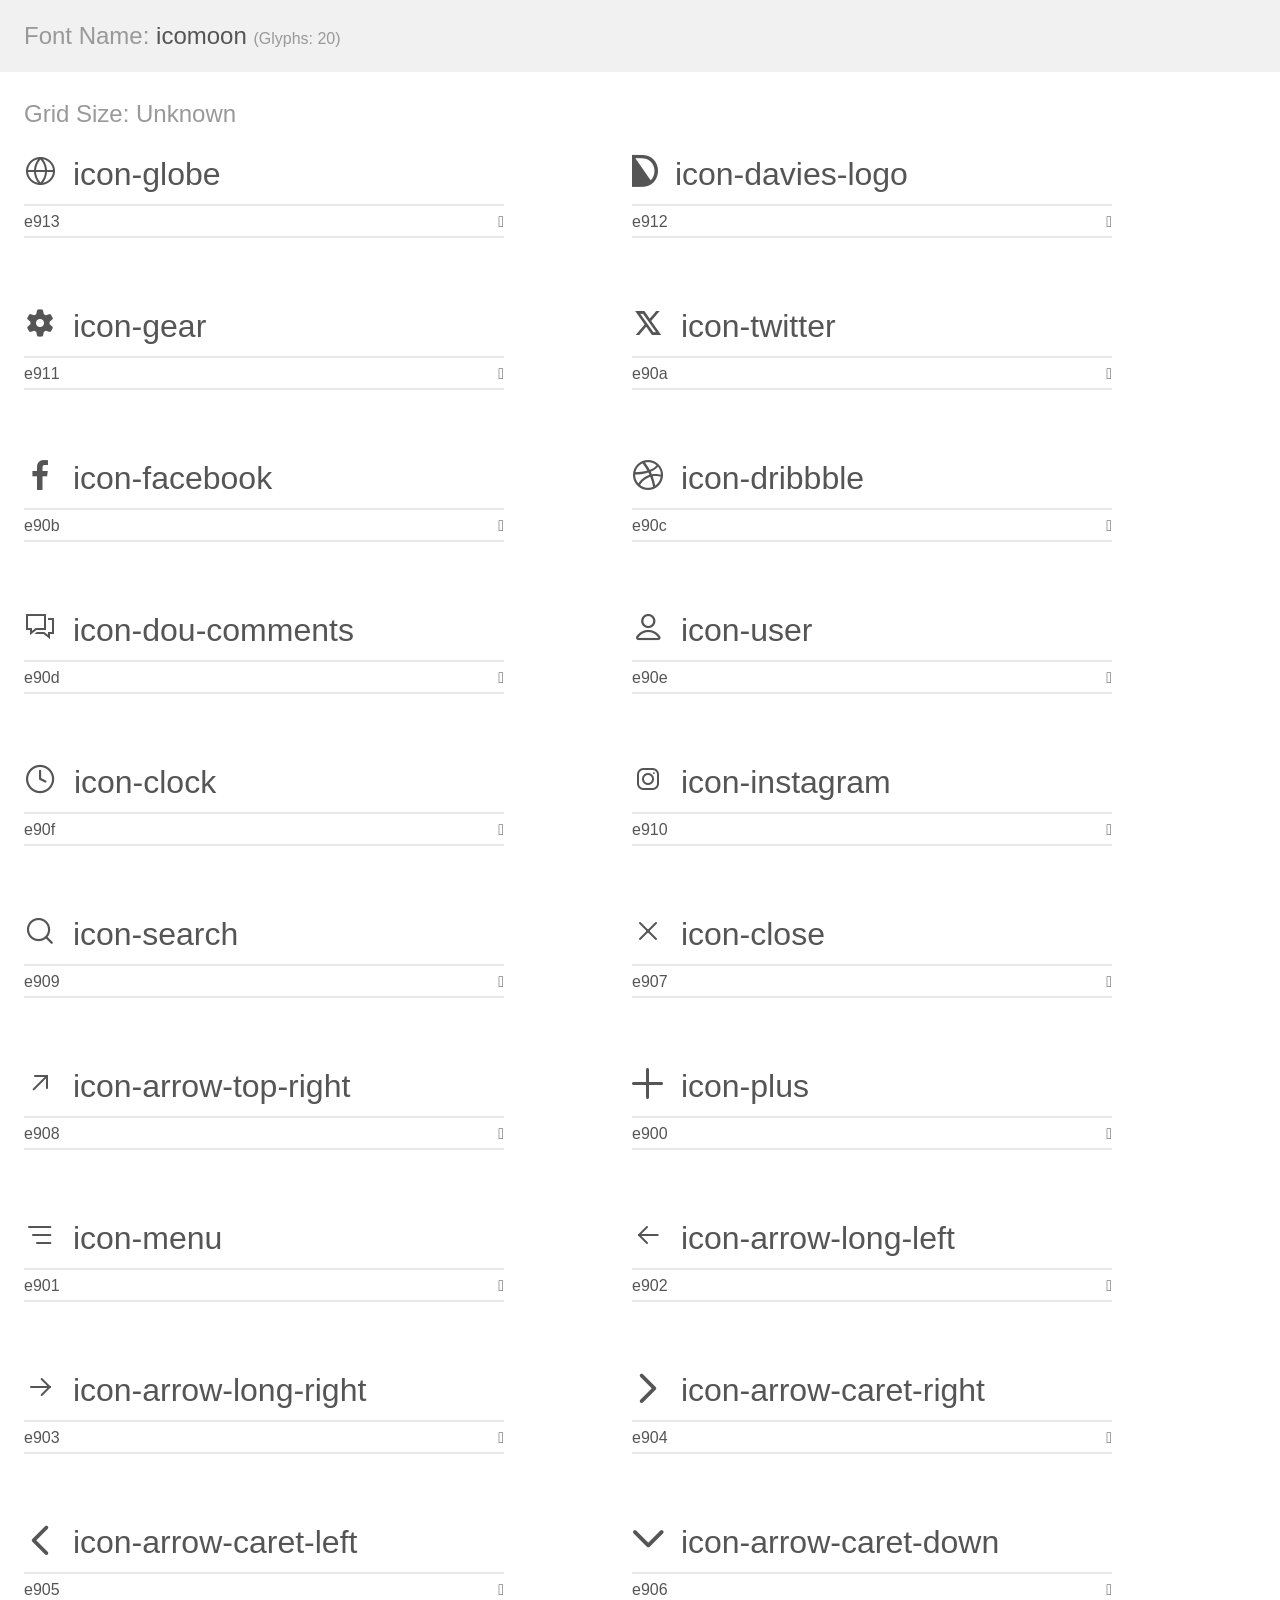
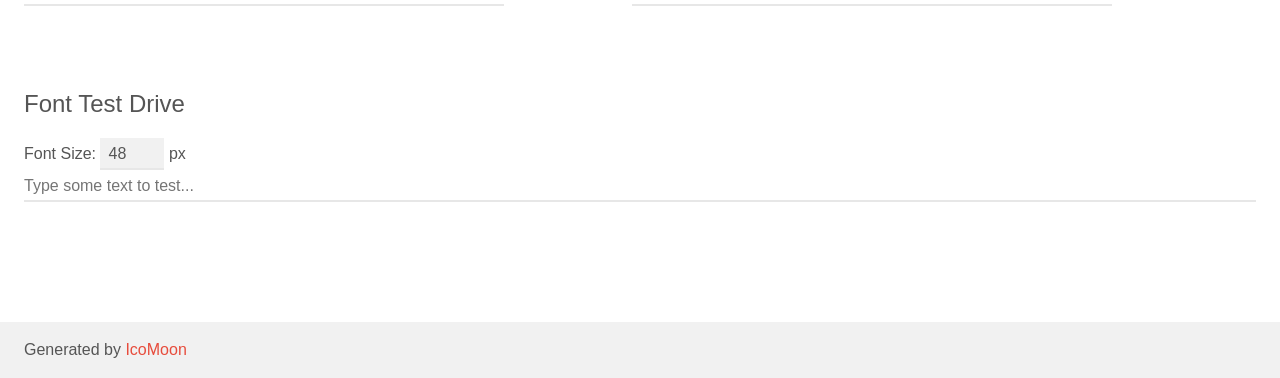
<file: assets/icon/icomoon/demo.html>
<!doctype html>
<html>
<head>
    <meta charset="utf-8">
    <title>IcoMoon Demo</title>
    <meta name="description" content="An Icon Font Generated By IcoMoon.io">
    <meta name="viewport" content="width=device-width, initial-scale=1">
    <link rel="stylesheet" href="demo-files/demo.css">
    <link rel="stylesheet" href="style.css"></head>
<body>
    <div class="bgc1 clearfix">
        <h1 class="mhmm mvm"><span class="fgc1">Font Name:</span> icomoon <small class="fgc1">(Glyphs:&nbsp;20)</small></h1>
    </div>
    <div class="clearfix mhl ptl">
        <h1 class="mvm mtn fgc1">Grid Size: Unknown</h1>
        <div class="glyph fs1">
            <div class="clearfix bshadow0 pbs">
                <span class="icon-globe"></span>
                <span class="mls"> icon-globe</span>
            </div>
            <fieldset class="fs0 size1of1 clearfix hidden-false">
                <input type="text" readonly value="e913" class="unit size1of2" />
                <input type="text" maxlength="1" readonly value="&#xe913;" class="unitRight size1of2 talign-right" />
            </fieldset>
            <div class="fs0 bshadow0 clearfix hidden-true">
                <span class="unit pvs fgc1">liga: </span>
                <input type="text" readonly value="" class="liga unitRight" />
            </div>
        </div>
        <div class="glyph fs1">
            <div class="clearfix bshadow0 pbs">
                <span class="icon-davies-logo"></span>
                <span class="mls"> icon-davies-logo</span>
            </div>
            <fieldset class="fs0 size1of1 clearfix hidden-false">
                <input type="text" readonly value="e912" class="unit size1of2" />
                <input type="text" maxlength="1" readonly value="&#xe912;" class="unitRight size1of2 talign-right" />
            </fieldset>
            <div class="fs0 bshadow0 clearfix hidden-true">
                <span class="unit pvs fgc1">liga: </span>
                <input type="text" readonly value="" class="liga unitRight" />
            </div>
        </div>
        <div class="glyph fs1">
            <div class="clearfix bshadow0 pbs">
                <span class="icon-gear"></span>
                <span class="mls"> icon-gear</span>
            </div>
            <fieldset class="fs0 size1of1 clearfix hidden-false">
                <input type="text" readonly value="e911" class="unit size1of2" />
                <input type="text" maxlength="1" readonly value="&#xe911;" class="unitRight size1of2 talign-right" />
            </fieldset>
            <div class="fs0 bshadow0 clearfix hidden-true">
                <span class="unit pvs fgc1">liga: </span>
                <input type="text" readonly value="" class="liga unitRight" />
            </div>
        </div>
        <div class="glyph fs1">
            <div class="clearfix bshadow0 pbs">
                <span class="icon-twitter"></span>
                <span class="mls"> icon-twitter</span>
            </div>
            <fieldset class="fs0 size1of1 clearfix hidden-false">
                <input type="text" readonly value="e90a" class="unit size1of2" />
                <input type="text" maxlength="1" readonly value="&#xe90a;" class="unitRight size1of2 talign-right" />
            </fieldset>
            <div class="fs0 bshadow0 clearfix hidden-true">
                <span class="unit pvs fgc1">liga: </span>
                <input type="text" readonly value="" class="liga unitRight" />
            </div>
        </div>
        <div class="glyph fs1">
            <div class="clearfix bshadow0 pbs">
                <span class="icon-facebook"></span>
                <span class="mls"> icon-facebook</span>
            </div>
            <fieldset class="fs0 size1of1 clearfix hidden-false">
                <input type="text" readonly value="e90b" class="unit size1of2" />
                <input type="text" maxlength="1" readonly value="&#xe90b;" class="unitRight size1of2 talign-right" />
            </fieldset>
            <div class="fs0 bshadow0 clearfix hidden-true">
                <span class="unit pvs fgc1">liga: </span>
                <input type="text" readonly value="" class="liga unitRight" />
            </div>
        </div>
        <div class="glyph fs1">
            <div class="clearfix bshadow0 pbs">
                <span class="icon-dribbble"></span>
                <span class="mls"> icon-dribbble</span>
            </div>
            <fieldset class="fs0 size1of1 clearfix hidden-false">
                <input type="text" readonly value="e90c" class="unit size1of2" />
                <input type="text" maxlength="1" readonly value="&#xe90c;" class="unitRight size1of2 talign-right" />
            </fieldset>
            <div class="fs0 bshadow0 clearfix hidden-true">
                <span class="unit pvs fgc1">liga: </span>
                <input type="text" readonly value="" class="liga unitRight" />
            </div>
        </div>
        <div class="glyph fs1">
            <div class="clearfix bshadow0 pbs">
                <span class="icon-dou-comments"></span>
                <span class="mls"> icon-dou-comments</span>
            </div>
            <fieldset class="fs0 size1of1 clearfix hidden-false">
                <input type="text" readonly value="e90d" class="unit size1of2" />
                <input type="text" maxlength="1" readonly value="&#xe90d;" class="unitRight size1of2 talign-right" />
            </fieldset>
            <div class="fs0 bshadow0 clearfix hidden-true">
                <span class="unit pvs fgc1">liga: </span>
                <input type="text" readonly value="" class="liga unitRight" />
            </div>
        </div>
        <div class="glyph fs1">
            <div class="clearfix bshadow0 pbs">
                <span class="icon-user"></span>
                <span class="mls"> icon-user</span>
            </div>
            <fieldset class="fs0 size1of1 clearfix hidden-false">
                <input type="text" readonly value="e90e" class="unit size1of2" />
                <input type="text" maxlength="1" readonly value="&#xe90e;" class="unitRight size1of2 talign-right" />
            </fieldset>
            <div class="fs0 bshadow0 clearfix hidden-true">
                <span class="unit pvs fgc1">liga: </span>
                <input type="text" readonly value="" class="liga unitRight" />
            </div>
        </div>
        <div class="glyph fs1">
            <div class="clearfix bshadow0 pbs">
                <span class="icon-clock"></span>
                <span class="mls"> icon-clock</span>
            </div>
            <fieldset class="fs0 size1of1 clearfix hidden-false">
                <input type="text" readonly value="e90f" class="unit size1of2" />
                <input type="text" maxlength="1" readonly value="&#xe90f;" class="unitRight size1of2 talign-right" />
            </fieldset>
            <div class="fs0 bshadow0 clearfix hidden-true">
                <span class="unit pvs fgc1">liga: </span>
                <input type="text" readonly value="" class="liga unitRight" />
            </div>
        </div>
        <div class="glyph fs1">
            <div class="clearfix bshadow0 pbs">
                <span class="icon-instagram"></span>
                <span class="mls"> icon-instagram</span>
            </div>
            <fieldset class="fs0 size1of1 clearfix hidden-false">
                <input type="text" readonly value="e910" class="unit size1of2" />
                <input type="text" maxlength="1" readonly value="&#xe910;" class="unitRight size1of2 talign-right" />
            </fieldset>
            <div class="fs0 bshadow0 clearfix hidden-true">
                <span class="unit pvs fgc1">liga: </span>
                <input type="text" readonly value="" class="liga unitRight" />
            </div>
        </div>
        <div class="glyph fs1">
            <div class="clearfix bshadow0 pbs">
                <span class="icon-search"></span>
                <span class="mls"> icon-search</span>
            </div>
            <fieldset class="fs0 size1of1 clearfix hidden-false">
                <input type="text" readonly value="e909" class="unit size1of2" />
                <input type="text" maxlength="1" readonly value="&#xe909;" class="unitRight size1of2 talign-right" />
            </fieldset>
            <div class="fs0 bshadow0 clearfix hidden-true">
                <span class="unit pvs fgc1">liga: </span>
                <input type="text" readonly value="" class="liga unitRight" />
            </div>
        </div>
        <div class="glyph fs1">
            <div class="clearfix bshadow0 pbs">
                <span class="icon-close"></span>
                <span class="mls"> icon-close</span>
            </div>
            <fieldset class="fs0 size1of1 clearfix hidden-false">
                <input type="text" readonly value="e907" class="unit size1of2" />
                <input type="text" maxlength="1" readonly value="&#xe907;" class="unitRight size1of2 talign-right" />
            </fieldset>
            <div class="fs0 bshadow0 clearfix hidden-true">
                <span class="unit pvs fgc1">liga: </span>
                <input type="text" readonly value="" class="liga unitRight" />
            </div>
        </div>
        <div class="glyph fs1">
            <div class="clearfix bshadow0 pbs">
                <span class="icon-arrow-top-right"></span>
                <span class="mls"> icon-arrow-top-right</span>
            </div>
            <fieldset class="fs0 size1of1 clearfix hidden-false">
                <input type="text" readonly value="e908" class="unit size1of2" />
                <input type="text" maxlength="1" readonly value="&#xe908;" class="unitRight size1of2 talign-right" />
            </fieldset>
            <div class="fs0 bshadow0 clearfix hidden-true">
                <span class="unit pvs fgc1">liga: </span>
                <input type="text" readonly value="" class="liga unitRight" />
            </div>
        </div>
        <div class="glyph fs1">
            <div class="clearfix bshadow0 pbs">
                <span class="icon-plus"></span>
                <span class="mls"> icon-plus</span>
            </div>
            <fieldset class="fs0 size1of1 clearfix hidden-false">
                <input type="text" readonly value="e900" class="unit size1of2" />
                <input type="text" maxlength="1" readonly value="&#xe900;" class="unitRight size1of2 talign-right" />
            </fieldset>
            <div class="fs0 bshadow0 clearfix hidden-true">
                <span class="unit pvs fgc1">liga: </span>
                <input type="text" readonly value="" class="liga unitRight" />
            </div>
        </div>
        <div class="glyph fs1">
            <div class="clearfix bshadow0 pbs">
                <span class="icon-menu"></span>
                <span class="mls"> icon-menu</span>
            </div>
            <fieldset class="fs0 size1of1 clearfix hidden-false">
                <input type="text" readonly value="e901" class="unit size1of2" />
                <input type="text" maxlength="1" readonly value="&#xe901;" class="unitRight size1of2 talign-right" />
            </fieldset>
            <div class="fs0 bshadow0 clearfix hidden-true">
                <span class="unit pvs fgc1">liga: </span>
                <input type="text" readonly value="" class="liga unitRight" />
            </div>
        </div>
        <div class="glyph fs1">
            <div class="clearfix bshadow0 pbs">
                <span class="icon-arrow-long-left"></span>
                <span class="mls"> icon-arrow-long-left</span>
            </div>
            <fieldset class="fs0 size1of1 clearfix hidden-false">
                <input type="text" readonly value="e902" class="unit size1of2" />
                <input type="text" maxlength="1" readonly value="&#xe902;" class="unitRight size1of2 talign-right" />
            </fieldset>
            <div class="fs0 bshadow0 clearfix hidden-true">
                <span class="unit pvs fgc1">liga: </span>
                <input type="text" readonly value="" class="liga unitRight" />
            </div>
        </div>
        <div class="glyph fs1">
            <div class="clearfix bshadow0 pbs">
                <span class="icon-arrow-long-right"></span>
                <span class="mls"> icon-arrow-long-right</span>
            </div>
            <fieldset class="fs0 size1of1 clearfix hidden-false">
                <input type="text" readonly value="e903" class="unit size1of2" />
                <input type="text" maxlength="1" readonly value="&#xe903;" class="unitRight size1of2 talign-right" />
            </fieldset>
            <div class="fs0 bshadow0 clearfix hidden-true">
                <span class="unit pvs fgc1">liga: </span>
                <input type="text" readonly value="" class="liga unitRight" />
            </div>
        </div>
        <div class="glyph fs1">
            <div class="clearfix bshadow0 pbs">
                <span class="icon-arrow-caret-right"></span>
                <span class="mls"> icon-arrow-caret-right</span>
            </div>
            <fieldset class="fs0 size1of1 clearfix hidden-false">
                <input type="text" readonly value="e904" class="unit size1of2" />
                <input type="text" maxlength="1" readonly value="&#xe904;" class="unitRight size1of2 talign-right" />
            </fieldset>
            <div class="fs0 bshadow0 clearfix hidden-true">
                <span class="unit pvs fgc1">liga: </span>
                <input type="text" readonly value="" class="liga unitRight" />
            </div>
        </div>
        <div class="glyph fs1">
            <div class="clearfix bshadow0 pbs">
                <span class="icon-arrow-caret-left"></span>
                <span class="mls"> icon-arrow-caret-left</span>
            </div>
            <fieldset class="fs0 size1of1 clearfix hidden-false">
                <input type="text" readonly value="e905" class="unit size1of2" />
                <input type="text" maxlength="1" readonly value="&#xe905;" class="unitRight size1of2 talign-right" />
            </fieldset>
            <div class="fs0 bshadow0 clearfix hidden-true">
                <span class="unit pvs fgc1">liga: </span>
                <input type="text" readonly value="" class="liga unitRight" />
            </div>
        </div>
        <div class="glyph fs1">
            <div class="clearfix bshadow0 pbs">
                <span class="icon-arrow-caret-down"></span>
                <span class="mls"> icon-arrow-caret-down</span>
            </div>
            <fieldset class="fs0 size1of1 clearfix hidden-false">
                <input type="text" readonly value="e906" class="unit size1of2" />
                <input type="text" maxlength="1" readonly value="&#xe906;" class="unitRight size1of2 talign-right" />
            </fieldset>
            <div class="fs0 bshadow0 clearfix hidden-true">
                <span class="unit pvs fgc1">liga: </span>
                <input type="text" readonly value="" class="liga unitRight" />
            </div>
        </div>
    </div>

    <!--[if gt IE 8]><!-->
    <div class="mhl clearfix mbl">
        <h1>Font Test Drive</h1>
        <label>
            Font Size: <input id="fontSize" type="number" class="textbox0 mbm"
            min="8" value="48" />
            px
        </label>
        <input id="testText" type="text" class="phl size1of1 mvl"
        placeholder="Type some text to test..." value=""/>
        <div id="testDrive" class="icon-" style="font-family: icomoon">&nbsp;
        </div>
    </div>
    <!--<![endif]-->
    <div class="bgc1 clearfix">
        <p class="mhl">Generated by <a href="https://icomoon.io/app">IcoMoon</a></p>
    </div>

    <script src="demo-files/demo.js"></script>
</body>
</html>
</file>
<file: assets/fonts/fonts.css>
@import url("https://fonts.googleapis.com/css2?family=Figtree:ital,wght@0,300..900;1,300..900&display=swap");
</file>
<file: assets/icon/icomoon/demo-files/demo.css>
body {
  padding: 0;
  margin: 0;
  font-family: sans-serif;
  font-size: 1em;
  line-height: 1.5;
  color: #555;
  background: #fff;
}
h1 {
  font-size: 1.5em;
  font-weight: normal;
}
small {
  font-size: .66666667em;
}
a {
  color: #e74c3c;
  text-decoration: none;
}
a:hover, a:focus {
  box-shadow: 0 1px #e74c3c;
}
.bshadow0, input {
  box-shadow: inset 0 -2px #e7e7e7;
}
input:hover {
  box-shadow: inset 0 -2px #ccc;
}
input, fieldset {
  font-family: sans-serif;
  font-size: 1em;
  margin: 0;
  padding: 0;
  border: 0;
}
input {
  color: inherit;
  line-height: 1.5;
  height: 1.5em;
  padding: .25em 0;
}
input:focus {
  outline: none;
  box-shadow: inset 0 -2px #449fdb;
}
.glyph {
  font-size: 16px;
  width: 15em;
  padding-bottom: 1em;
  margin-right: 4em;
  margin-bottom: 1em;
  float: left;
  overflow: hidden;
}
.liga {
  width: 80%;
  width: calc(100% - 2.5em);
}
.talign-right {
  text-align: right;
}
.talign-center {
  text-align: center;
}
.bgc1 {
  background: #f1f1f1;
}
.fgc1 {
  color: #999;
}
.fgc0 {
  color: #000;
}
p {
  margin-top: 1em;
  margin-bottom: 1em;
}
.mvm {
  margin-top: .75em;
  margin-bottom: .75em;
}
.mtn {
  margin-top: 0;
}
.mtl, .mal {
  margin-top: 1.5em;
}
.mbl, .mal {
  margin-bottom: 1.5em;
}
.mal, .mhl {
  margin-left: 1.5em;
  margin-right: 1.5em;
}
.mhmm {
  margin-left: 1em;
  margin-right: 1em;
}
.mls {
  margin-left: .25em;
}
.ptl {
  padding-top: 1.5em;
}
.pbs, .pvs {
  padding-bottom: .25em;
}
.pvs, .pts {
  padding-top: .25em;
}
.unit {
  float: left;
}
.unitRight {
  float: right;
}
.size1of2 {
  width: 50%;
}
.size1of1 {
  width: 100%;
}
.clearfix:before, .clearfix:after {
  content: " ";
  display: table;
}
.clearfix:after {
  clear: both;
}
.hidden-true {
  display: none;
}
.textbox0 {
  width: 3em;
  background: #f1f1f1;
  padding: .25em .5em;
  line-height: 1.5;
  height: 1.5em;
}
#testDrive {
  display: block;
  padding-top: 24px;
  line-height: 1.5;
}
.fs0 {
  font-size: 16px;
}
.fs1 {
  font-size: 32px;
}
</file>
<file: assets/icon/icomoon/style.css>
@font-face {
  font-family: 'icomoon';
  src:  url('fonts/icomoon.eot?grc9q8');
  src:  url('fonts/icomoon.eot?grc9q8#iefix') format('embedded-opentype'),
    url('fonts/icomoon.ttf?grc9q8') format('truetype'),
    url('fonts/icomoon.woff?grc9q8') format('woff'),
    url('fonts/icomoon.svg?grc9q8#icomoon') format('svg');
  font-weight: normal;
  font-style: normal;
  font-display: block;
}

[class^="icon-"], [class*=" icon-"] {
  /* use !important to prevent issues with browser extensions that change fonts */
  font-family: 'icomoon' !important;
  speak: never;
  font-style: normal;
  font-weight: normal;
  font-variant: normal;
  text-transform: none;
  line-height: 1;

  /* Better Font Rendering =========== */
  -webkit-font-smoothing: antialiased;
  -moz-osx-font-smoothing: grayscale;
}

.icon-globe:before {
  content: "\e913";
}
.icon-davies-logo:before {
  content: "\e912";
}
.icon-gear:before {
  content: "\e911";
}
.icon-twitter:before {
  content: "\e90a";
}
.icon-facebook:before {
  content: "\e90b";
}
.icon-dribbble:before {
  content: "\e90c";
}
.icon-dou-comments:before {
  content: "\e90d";
}
.icon-user:before {
  content: "\e90e";
}
.icon-clock:before {
  content: "\e90f";
}
.icon-instagram:before {
  content: "\e910";
}
.icon-search:before {
  content: "\e909";
}
.icon-close:before {
  content: "\e907";
}
.icon-arrow-top-right:before {
  content: "\e908";
}
.icon-plus:before {
  content: "\e900";
}
.icon-menu:before {
  content: "\e901";
}
.icon-arrow-long-left:before {
  content: "\e902";
}
.icon-arrow-long-right:before {
  content: "\e903";
}
.icon-arrow-caret-right:before {
  content: "\e904";
}
.icon-arrow-caret-left:before {
  content: "\e905";
}
.icon-arrow-caret-down:before {
  content: "\e906";
}
</file>
